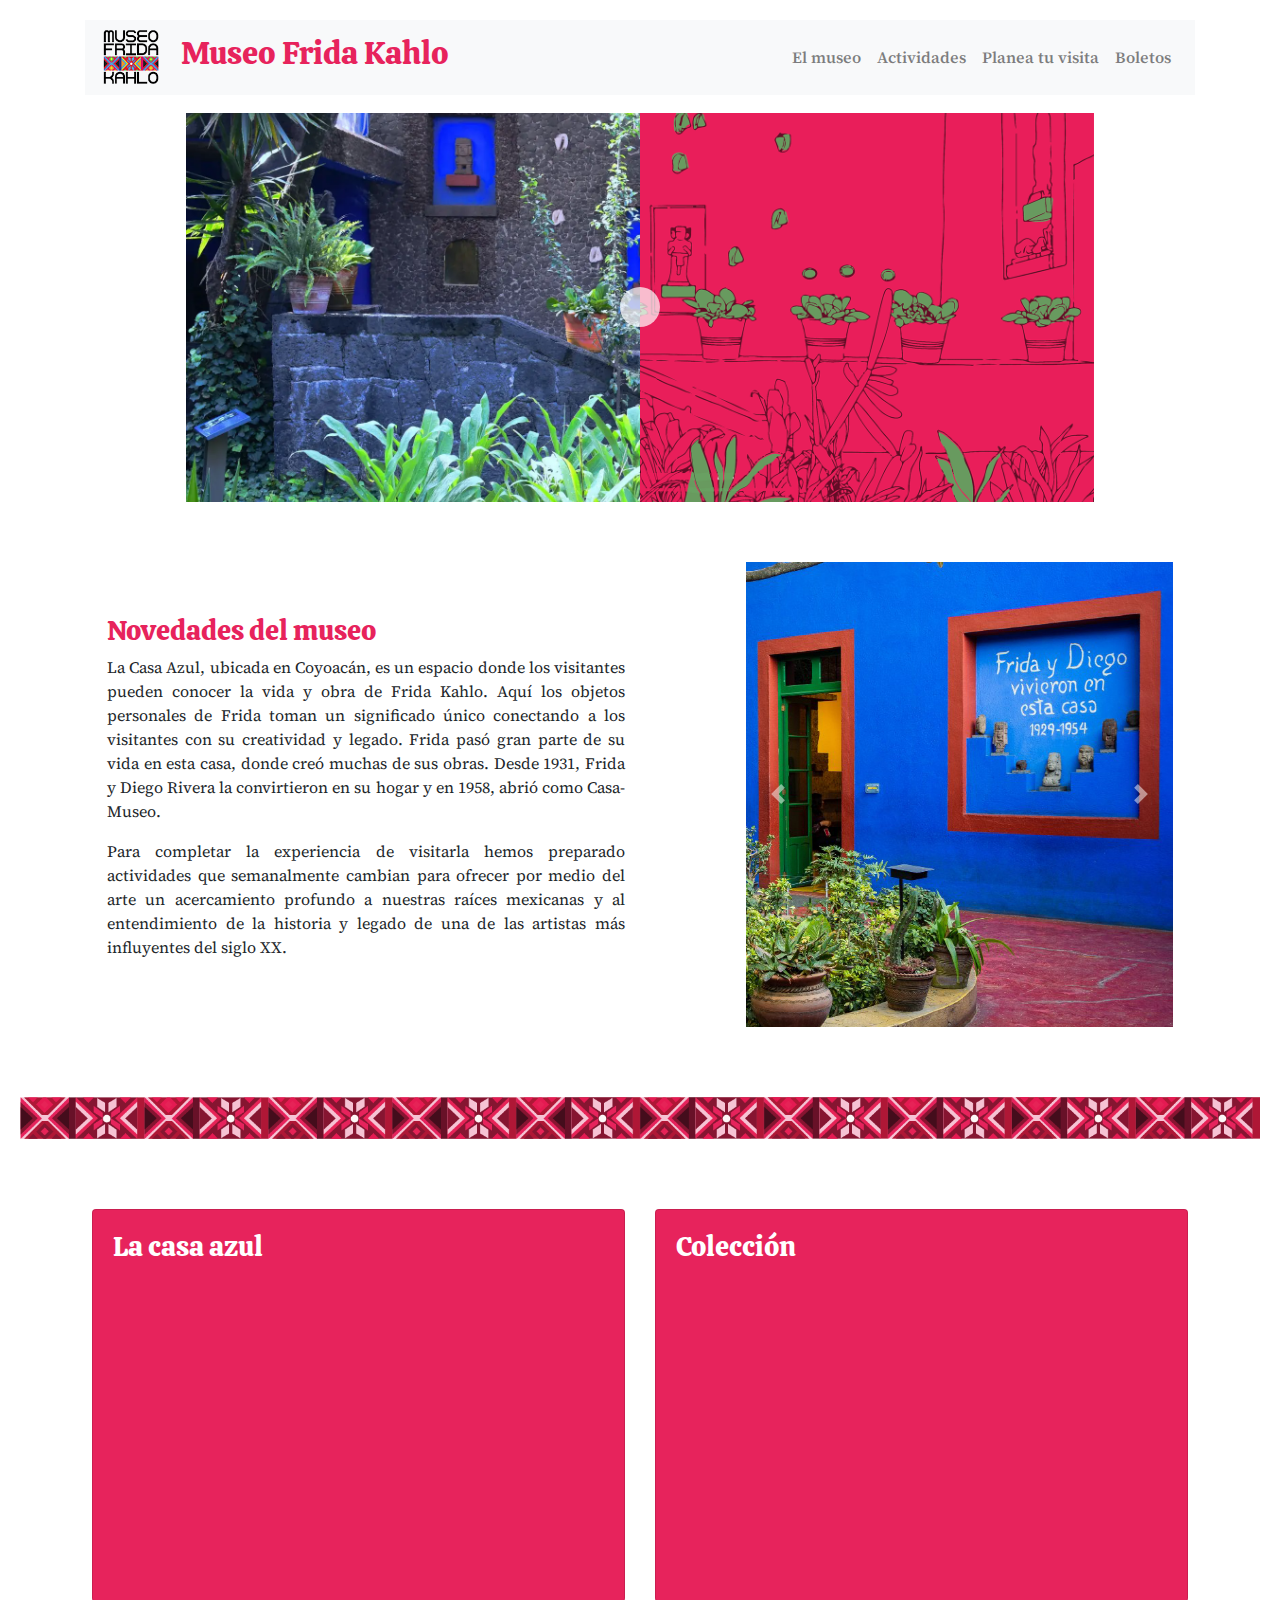
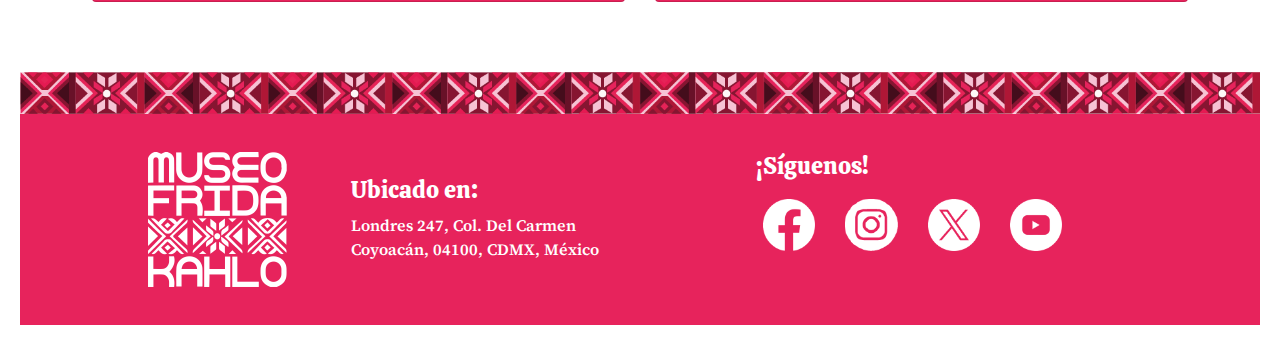
<file: index.html>
<!DOCTYPE html>
<html lang="en">
  <head>
    <meta charset="utf-8">
    <meta http-equiv="X-UA-Compatible" content="IE=edge">
    <meta name="viewport" content="width=device-width, initial-scale=1">
    <title>Museo Frida Kahlo</title>

    <!-- Bootstrap -->
    <link href="css/bootstrap-4.3.1.css" rel="stylesheet">
	<link href="css/estilos.css" rel="stylesheet">
	 <link
    rel="stylesheet"
    href="https://cdnjs.cloudflare.com/ajax/libs/animate.css/4.1.1/animate.min.css"
  />
	<style>
		h1, h2, h3{
			color: #e7235c;
		}
		.card{
		background-color: #e7235c;
		}
		.container-fluid.pie{
	background-color:#e7235c;
		}
	</style>
  </head>
  <body>
       <div class="container">
         <nav class="navbar navbar-expand-lg navbar-light bg-light"> 
			 <a href="index.html"><img class="logo_inicio" src="images/museo-frida-kahlo-logo.png" alt="logotipo del museo"></a>
		   <a class="navbar-brand" href="index.html"><h2 class="animate__animated animate__zoomIn">Museo Frida Kahlo</h2></a>
           <button class="navbar-toggler" type="button" data-toggle="collapse" data-target="#navbarSupportedContent1" aria-controls="navbarSupportedContent1" aria-expanded="false" aria-label="Toggle navigation"> <span class="navbar-toggler-icon"></span> </button>
           <div class="collapse navbar-collapse" id="navbarSupportedContent1">
             <ul class="navbar-nav ml-auto">
               <li class="nav-item"> <a class="nav-link" href="html/museo.html">El museo</a> </li>
			   <li class="nav-item"> <a class="nav-link" href="html/actividades.html">Actividades</a> </li>
			   <li class="nav-item"> <a class="nav-link" href="html/planeatuvisita.html">Planea tu visita</a> </li>
			   <li class="nav-item"> <a class="nav-link" href="html/form.html">Boletos</a> </li>
             </ul>
           </div>
         </nav>
       </div>

	
<div class="container">
  <div class="row justify-content-center">
    <div class="col-12 col-md-10">
      <div class="img-comp-container">
        <div class="img-comp-img">
          <img src="images/8.png" alt="ilustración">
        </div>
        <div class="img-comp-img img-comp-overlay">
          <img src="images/7.webp" alt="fotografía">
        </div>
      </div>
    </div>
  </div>
  <div class="container top mt-4">
    <div class="row align-items-center">
      <!-- Texto -->
      <div class="col-md-6">
         <h3>Novedades del museo</h3>
      <p class="text-justify">
        La Casa Azul, ubicada en Coyoacán, es un espacio donde los visitantes pueden conocer la vida y obra de Frida Kahlo. Aquí los objetos personales de Frida toman un significado único conectando a los visitantes con su creatividad y legado. Frida pasó gran parte de su vida en esta casa, donde creó muchas de sus obras. Desde 1931, Frida y Diego Rivera la convirtieron en su hogar y en 1958, abrió como Casa-Museo.
      </p>
      <p class="text-justify">
        Para completar la experiencia de visitarla hemos preparado actividades que semanalmente cambian para ofrecer por medio del arte un acercamiento profundo a nuestras raíces mexicanas y al entendimiento de la historia y legado de una de las artistas más influyentes del siglo XX.
      </p>
      </div>
      <div class="col-xl-1 col-md-1">&nbsp;</div>
      <!-- Carrusel -->
      <div class="col-md-5">
       <div id="carouselExample" class="carousel slide" data-ride="carousel">
        <div class="carousel-inner">
          <div class="carousel-item active">
            <img src="images/17.jpg" class="d-block w-100" alt="Imagen 1">
          </div>

          <div class="carousel-item">
            <img src="images/16.jpg" class="d-block w-100" alt="Imagen 3">
          </div>
        </div>
        <a class="carousel-control-prev" href="#carouselExample" role="button" data-slide="prev">
          <span class="carousel-control-prev-icon" aria-hidden="true"></span>
          <span class="sr-only">Anterior</span>
        </a>
        <a class="carousel-control-next" href="#carouselExample" role="button" data-slide="next">
          <span class="carousel-control-next-icon" aria-hidden="true"></span>
          <span class="sr-only">Siguiente</span>
        </a>
      </div>
      </div>
    </div>
  </div>
</div> 
		  


<img src="images/pleca rosa.png" class="img-fluid" alt="Placeholder image">
<div class="container videos">
  <div class="row g-4">
    <div class="col-md-6">
      <div class="card justify-content-around">
        <div class="card-body">
          <h3 class="card-title">La casa azul</h3>
        </div>
		<div class="container mb-4">
		<div class="embed-responsive embed-responsive-16by9">
        <iframe class="videocard" width="500" height="281" 
          src="https://www.youtube.com/embed/CjjlKwsjiL0?si=q58-rjxyZgo2mw76" 
          title="YouTube video player" frameborder="0" 
          allow="accelerometer; autoplay; clipboard-write; encrypted-media; gyroscope; picture-in-picture; web-share" 
          referrerpolicy="strict-origin-when-cross-origin" allowfullscreen>
        </iframe>
			</div>
			</div>
      </div>
    </div>


    <div class="col-md-6">
      <div class="card">
        <div class="card-body">
          <h3 class="card-title">Colección</h3>
        </div>
		<div class="container mb-4">
		<div class="embed-responsive embed-responsive-16by9">
			<iframe class="videocard" width="500" height="281" 
			  src="https://www.youtube.com/embed/yhXPPuB4N6g?si=4DNCK2X32UgOcVEI" 
			  title="YouTube video player" frameborder="0" 
			  allow="accelerometer; autoplay; clipboard-write; encrypted-media; gyroscope; picture-in-picture; web-share" 
			  referrerpolicy="strict-origin-when-cross-origin" allowfullscreen>
			</iframe>
		</div>
			</div>
      </div>
    </div>
  </div>
</div>
<img src="images/pleca rosa.png" class="img-fluid" alt="Placeholder image">
<div class="container-fluid pie">
  <div class="row">
    <div class="col-xl-2 col-sm-3 offset-xl-1 col-4"> <a href="index.html"><img src="images/logobn.png" class="img-fluid" alt="Placeholder image"></a></div>
    <div class="col-xl-3 col-sm-3 col-8">&nbsp;
	  <h4>Ubicado en:</h4>
		
		<p class="pietexto" ><a href="https://maps.app.goo.gl/2fi1W3m7MdM9CS2B7">Londres 247, Col. Del Carmen
Coyoacán, 04100, CDMX, México</a></p>
	  </div>
    <div class="col-xl-1 col-sm-1">&nbsp;</div>
    <div class="col-xl-5 col-sm-5">
<h4>¡Síguenos!</h4>
      <div class="row">
        <div class="col-xl-2 col-sm-3 col-3"><a href="https://www.facebook.com/museofridakahlo/?locale=es_LA"><img src="images/face.png" alt="Placeholder image" class="img-fluid"></a></div>
        <div class="col-xl-2 col-sm-3 col-3"><a href="https://www.instagram.com/museofridakahlo?utm_source=ig_web_button_share_sheet&igsh=ZDNlZDc0MzIxNw=="><img src="images/insta.png" class="img-fluid" alt="Placeholder image"></a></div>
        <div class="col-xl-2 col-sm-3 col-3"><a href="https://twitter.com/museofridakahlo?lang=es"><img src="images/x.png" class="img-fluid" alt="Placeholder image"></a></div>
        <div class="col-xl-2 col-sm-3 col-3"><a href="https://youtube.com/@museosfridakahloyanahuacal4492?si=-H5WdJaqghyHV4PI"><img src="images/youtube.png" class="img-fluid" alt="Placeholder image"></a></div>
      </div>
    </div>
  </div>
</div>
<!-- jQuery (necessary for Bootstrap's JavaScript plugins) --> 
    <script src="js/jquery-3.3.1.min.js"></script>

    <!-- Include all compiled plugins (below), or include individual files as needed --> 
    <script src="js/popper.min.js"></script>
  <script src="js/bootstrap-4.3.1.js"></script>
	<script src="js/efectos.js"></script>
  </body>
</html>
</file>
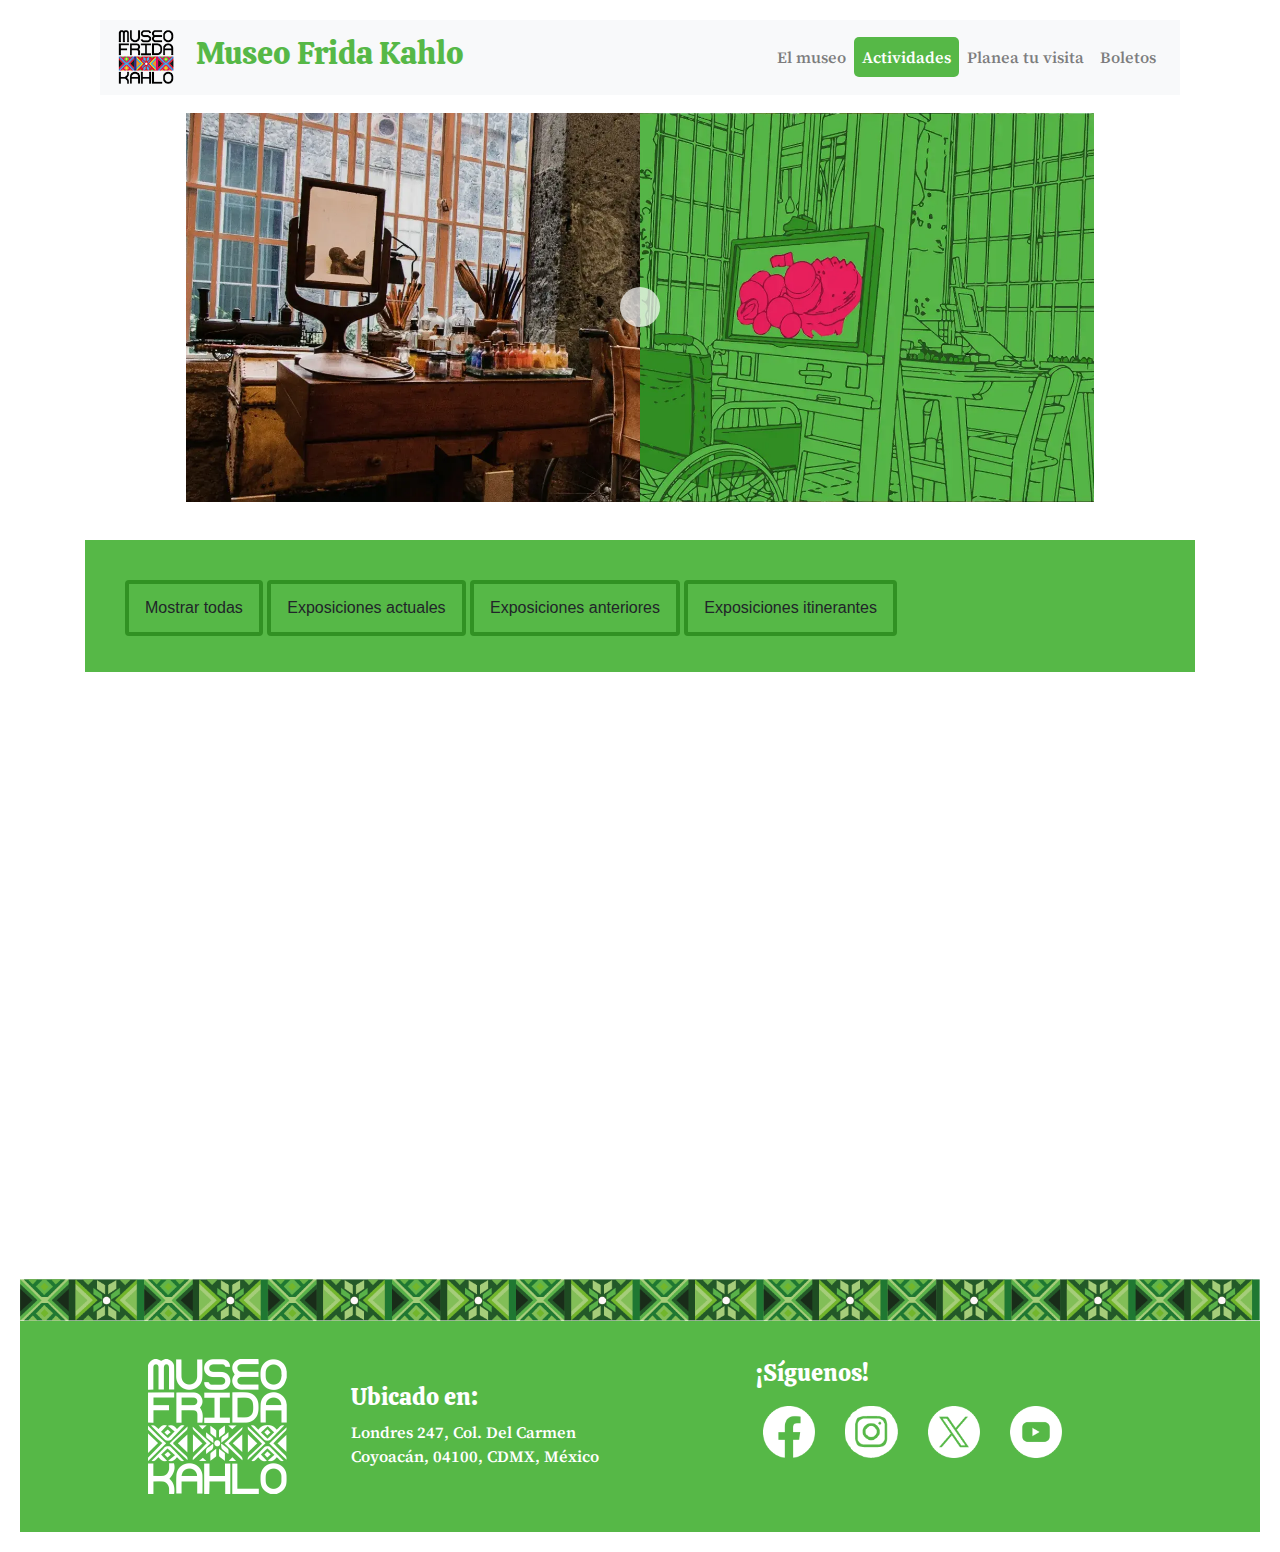
<file: html/actividades.html>
<!DOCTYPE html>
<html lang="en">
  <head>
    <meta charset="utf-8">
    <meta http-equiv="X-UA-Compatible" content="IE=edge">
    <meta name="viewport" content="width=device-width, initial-scale=1">
    <title>Actividades</title>

    <!-- Bootstrap -->
    <link href="../css/bootstrap-4.3.1.css" rel="stylesheet">
	  <link href="../css/estilos.css" rel="stylesheet">
	  <link
    rel="stylesheet"
    href="https://cdnjs.cloudflare.com/ajax/libs/animate.css/4.1.1/animate.min.css"
  />
	<style>
	h1, h2, h3, h5{
			color:#56b847;
		}
		h5{
			margin-top: 10px;
		}
	.nav-item.active{
			background-color: #56b847;
			border-radius: 5px;
			color: white;
		}
		.main{
			background-color: #56b847;
		}
		.container-fluid{
			background-color: #56b847;
		}

	</style>
  </head>
  <body>
    <div class="container">
 <div class="container">
         <nav class="navbar navbar-expand-lg navbar-light bg-light"> 
			 <a href="../index.html"><img class="logo_inicio" src="../images/museo-frida-kahlo-logo.png" alt="logotipo del museo"></a>
		   <a class="navbar-brand" href="../index.html"><h2 class="animate__animated animate__zoomIn">Museo Frida Kahlo</h2></a>
           <button class="navbar-toggler" type="button" data-toggle="collapse" data-target="#navbarSupportedContent1" aria-controls="navbarSupportedContent1" aria-expanded="false" aria-label="Toggle navigation"> <span class="navbar-toggler-icon"></span> </button>
           <div class="collapse navbar-collapse" id="navbarSupportedContent1">
             <ul class="navbar-nav ml-auto">
               <li class="nav-item"> <a class="nav-link" href="museo.html">El museo</a> </li>
			   <li class="nav-item active"> <a class="nav-link museo" href="Actividades.html" style="color: white;">Actividades <span class="sr-only">(current)</span></a> </li>
			   <li class="nav-item"> <a class="nav-link" href="planeatuvisita.html">Planea tu visita</a> </li>
			   <li class="nav-item"> <a class="nav-link" href="form.html">Boletos</a> </li>
             </ul>
           </div>
    </nav>
  </div>
    </div>	  
  <div class="container">	  
   <div class="row justify-content-center">
    <div class="col-12 col-md-10">
      <div class="img-comp-container">
        <div class="img-comp-img">
          <img src="../images/5.webp" alt="ilustración">
        </div>
        <div class="img-comp-img img-comp-overlay">
          <img src="../images/6.webp" alt="fotografía">
        </div>
      </div>
    </div>
  </div>
	  </div>
<div class="w-100"></div>
	 <!--Portafolio con filtro -->
	  
<div class="container">  
<div class="main overflow-auto" style="max-height: 600px;" >


<div id="myBtnContainer">
  <button class="btn" onclick="filterSelection('all')"> Mostrar todas</button>
  <button class="btn" onclick="filterSelection('nature')"> Exposiciones actuales</button>
  <button class="btn" onclick="filterSelection('cars')"> Exposiciones anteriores</button>
  <button class="btn" onclick="filterSelection('people')"> Exposiciones itinerantes</button>
</div>

<!-- Portfolio Gallery Grid -->

<div class="row justify-content-start">
  <div class="column nature col-12 col-md-6 ">
    <div class="content h-100">
      <img src="../images/3.webp" alt="Mountains" style="width:100%">
      <h5>Un lugar lleno de lugares</h5>
      <p class="text-justify">«Un lugar lleno de lugares: la Casa Azul», la nueva exposición del Museo Frida Kahlo, explora el legado artístico y personal de Frida en su emblemático hogar. La exhibición, abierta desde el 28 de julio de 2023, incluye más de 200 obras y objetos personales de Frida, desentrañando el significado único que la Casa Azul tuvo en su vida y creación artística. Esta muestra celebra los 65 años del Museo, un espacio para apreciar a Frida de una manera más apasionante.</p>
    </div>
  </div>
  <div class="column nature col-12 col-md-6 ">
    <div class="content h-100">
    <img src="../images/4.webp" alt="Lights" style="width:100%">
      <h5>La casa azul</h5>
      <p class="text-justify" >Montada a finales de la década de los 60, busca preserva el ambiente y las cosas queridas entre las que vivieron Frida y Diego: pinturas icónicas como Viva la Vida o el primer autorretrato de Frida, la colección de exvotos, fotografías y cuadros de los siglos XVI al XIX que los artistas heredaron, objetos de arte popular, juguetes y utensilios personales, muebles, instrumentos de trabajo, ropa, e incluso la urna donde descansan, en un tocador que hace las veces de altar, las cenizas de la pintora.</p>
    </div>
  </div>

  <div class="column nature col-12 col-md-6 ">
    <div class="content h-100">
    <img src="../images/25.jpg" alt="Nature" style="width:100%">
      <h5>Las apariencias engañan: los vestidos de Frida Kahlo</h5>
      <p class="text-justify" >Esta es la primera muestra que exhibe el guardarropa de la artista, descubierto en el baño de Frida en 2004. Aparecieron faldas, blusas, rebozos, tocados, zapatos, vestimentas que muestran cómo, través de la ropa, la pintora retoma su tradición familiar, oculta su discapacidad y construye su icónica imagen. El estilo de Frida ha inspirado a reconocidos diseñadores internacionales, y ha construido un puente entre la moda del pasado y la del presente.</p>
    </div>
  </div>
  
  <div class="column cars col-12 col-md-6">
    <div class="content">
      <img src="../images/26.jpg" alt="Car" style="width:100%">
      <h5>Cartas para Frida</h5>
	  <p>Curaduría: Betsabeé Romero (2019)</p>
      <p class="text-justify" >Frida vivió tres meses en París con motivo de su participación en la exposición Mexique. Su encuentro con las vanguardias, con los grandes artistas de la época -como Picasso y Dalí-y con una Europa a punto de la guerra es uno de los momentos más apasionantes en la vida de la pintora. Las cartas que mandó y recibió la artista en esa etapa revelan sus amores, enemistades, alianzas e ideas sobre el mundo y el arte.</p>
    </div>
  </div>
  <div class="column cars col-12 col-md-6">
    <div class="content">
    <img src="../images/27.jpg" alt="Car" style="width:100%">
      <h5>Con veras de mi corazón</h5>
      <p>Graciela Romandía de Cantú (2011)</p>
	
		<p class="text-justify" >Frida y Diego conjuntaron casi 500 exvotos, y su colección está considerada como una de las más completas en el país. Esta muestra compartió 138 de esos retablos en los que se agradece la recuperación de la salud, el hallazgo de animales perdidos y el alivio después de accidentes. Su colorido y sabor popular le sirvieron a Frida como modelo e inspiración en algunas de sus obras.</p>
    </div>
  </div>
  <div class="column cars col-12 col-md-6">
    <div class="content">
    <img src="../images/27.jpeg" alt="Car" style="width:100%">
      <h5>Frida Kahlo: sus fotos</h5>
	  <p>Pablo Ortiz Monasterio (2009)</p>
      <p class="text-justify" >Hija de fotógrafo, las imágenes siempre fueron importantes para Frida. Esta exposición seleccionó más de 200 fotografías de las 6 mil 500 que conforman el archivo de la Casa Azul. Agrupadas en seis grandes temas, las imágenes muestran cómo formaron parte importante de las relaciones personales, familiares, sociales e incluso políticas de Frida, y cómo llegaron a ser inspiración para su pintura.</p>
    </div>
  </div>

  <div class="column people col-12 col-md-6">
    <div class="content">
      <img src="../images/28.jpg" alt="Car" style="width:100%">
      <h5>¡Viva la Frida!</h5>
	  <p>Circe Henestrosa, Gannit Ankori y Annemiek Rens (2021-2022)</p>
      <p class="text-justify" >Dos colecciones se reúnen por primera vez en esta muestra: pinturas, dibujos y objetos personales de Frida que resguarda la Casa Azul. A través de ropa, joyas, medicinas y lienzos se cuenta una historia más completa sobre la apasionante pintora mexicana.</p>
    </div>
	  
  </div>
  <div class="column people col-12 col-md-6">
    <div class="content">
    <img src="../images/29.jpg" alt="Car" style="width:100%">
      <h5>Appearances can be devicing</h5>
	  <p>Circe Henestrosa, Gannit Ankori y Hillary Olcott (2020-2021)</p>
      <p class="text-justify" >Esta exposición presenta objetos de la Casa Azul que demuestran la diversidad creativa de Frida. Junto con su obra, estas pertenencias íntimas expresan la relación que tuvo Kahlo con la política, las cuestiones de género, la discapacidad y la identidad nacional.</p>
    </div>
  </div>
  <div class="column people col-12 col-md-6">
    <div class="content">
    <img src="../images/30.jpg" alt="Car" style="width:100%">
      <h5>Making Herself Up</h5>
	  <p>Claire Willcox y Circe Henestrosa (2018)</p>
      <p class="text-justify" >Entre medicinas, corsés, maquillaje, accesorios, joyería, vestuario, obra pictórica y fotografías, Frida construye su identidad visual y logra una imagen icónica.</p>
	  <p class="text-justify" >Con base en Las apariencias engañan actualmente expuesta en la Casa Azul, se han presentado dos versiones en Estados Unidos: una en el Brooklyn Museum de Nueva York, (febrero a mayo, 2019) y en el Museo De Young de San Francisco (septiembre 2020 a mayo 2021).</p>
    </div>
  </div>

<!-- END GRID -->
</div>

<!-- END MAIN -->
</div>
</div>
	  
<div class="w-100"></div>	  
<!--Calendario-->
<div class="container">
<iframe src="https://calendar.google.com/calendar/embed?src=a6113480a7342068078de9af2cb0c7e1a12105f9961f7ddb244931f1ff24fb9f%40group.calendar.google.com&ctz=America%2FMexico_City" style="border: 0" width="800" height="600" frameborder="0" scrolling="no"></iframe>	  
</div>
<img src="../images/pleca_1.png" class="img-fluid" alt="Placeholder image">
<div class="container-fluid pie">
<div class="row">
    <div class="col-xl-2 col-sm-3 offset-xl-1 col-3"> <a href="../index.html"><img src="../images/logobn.png" class="img-fluid" alt="Placeholder image"></a></div>
    <div class="col-xl-3 col-sm-3 col-9">&nbsp;
	  <h4>Ubicado en:</h4>
		
		<p class="pietexto" ><a href="https://maps.app.goo.gl/2fi1W3m7MdM9CS2B7">Londres 247, Col. Del Carmen
Coyoacán, 04100, CDMX, México</a></p>
    </div>
    <div class="col-xl-1 col-sm-1">&nbsp;</div>
    <div class="col-xl-5 col-sm-5">
<h4>¡Síguenos!</h4>
      <div class="row">
        <div class="col-xl-2 col-sm-3 col-3"><a href="https://www.facebook.com/museofridakahlo/?locale=es_LA"><img src="../images/face.png" alt="Placeholder image" class="img-fluid"></a></div>
        <div class="col-xl-2 col-sm-3 col-3"><a href="https://www.instagram.com/museofridakahlo?utm_source=ig_web_button_share_sheet&igsh=ZDNlZDc0MzIxNw=="><img src="../images/insta.png" class="img-fluid" alt="Placeholder image"></a></div>
        <div class="col-xl-2 col-sm-3 col-3"><a href="https://twitter.com/museofridakahlo?lang=es"><img src="../images/x.png" class="img-fluid" alt="Placeholder image"></a></div>
        <div class="col-xl-2 col-sm-3 col-3"><a href="https://youtube.com/@museosfridakahloyanahuacal4492?si=-H5WdJaqghyHV4PI"><img src="../images/youtube.png" class="img-fluid" alt="Placeholder image"></a></div>
      </div>
    </div>
  </div>	  
</div>
    
<!-- jQuery (necessary for Bootstrap's JavaScript plugins) --> 
    <script src="../js/jquery-3.3.1.min.js"></script>

    <!-- Include all compiled plugins (below), or include individual files as needed --> 
    <script src="../js/popper.min.js"></script>
    <script src="../js/bootstrap-4.3.1.js"></script>
	<script src="../js/efectos.js"></script>
  </body>
</html>
</file>
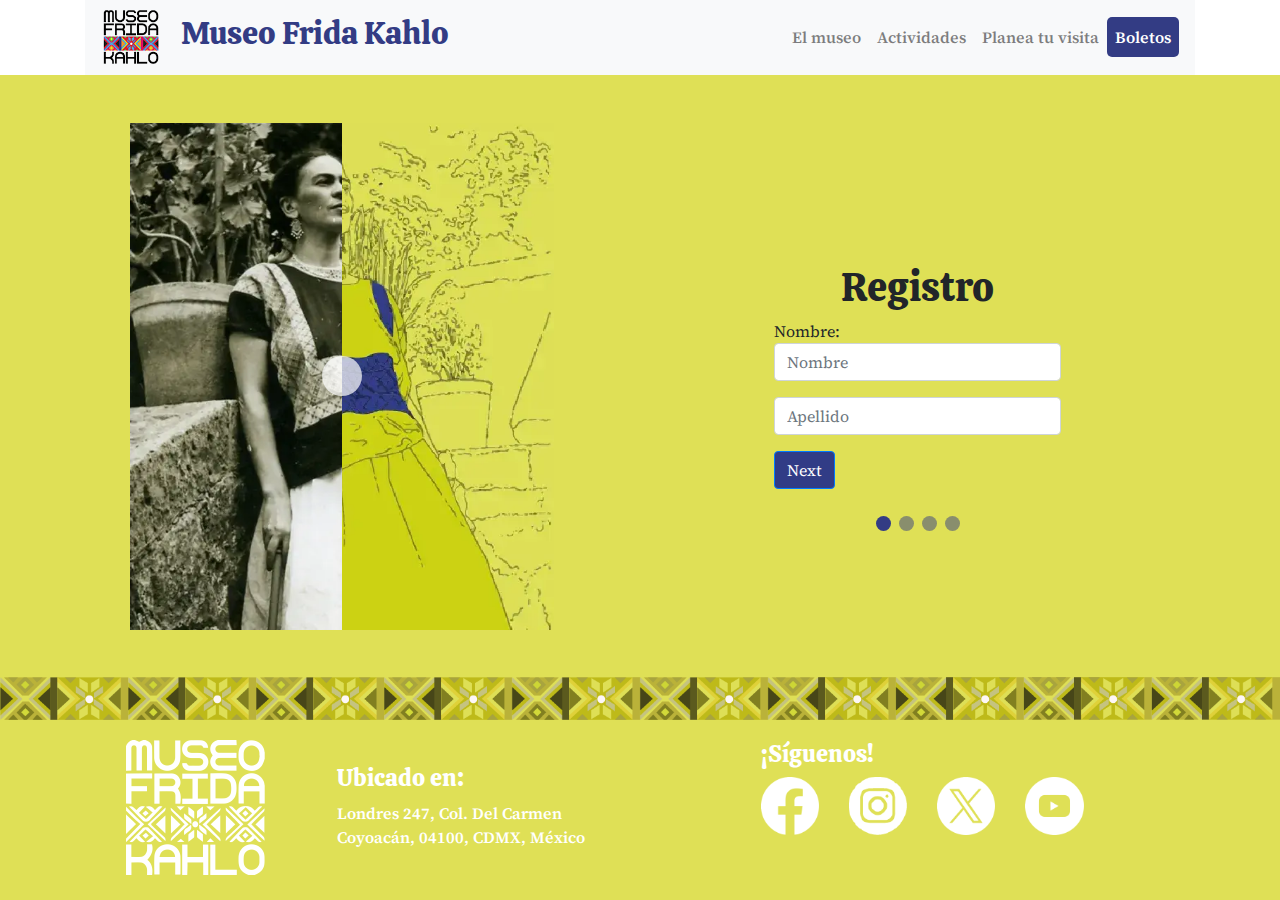
<file: html/form.html>
<!DOCTYPE html>
<html lang="en">
  <head>
    <meta charset="utf-8">
    <meta http-equiv="X-UA-Compatible" content="IE=edge">
    <meta name="viewport" content="width=device-width, initial-scale=1">
    <title class="tit">Registro</title>
    <!-- Bootstrap -->
    <!-- <link href="https://cdn.jsdelivr.net/npm/bootstrap@5.3.2/dist/css/bootstrap.min.css" rel="stylesheet"> -->
    <link href="../css/bootstrap-4.3.1.css" rel="stylesheet" type="text/css">
    <link href="../css/styles.css" rel="stylesheet">
	<link
    rel="stylesheet"
    href="https://cdnjs.cloudflare.com/ajax/libs/animate.css/4.1.1/animate.min.css"
  />
	  <style>
	.container-fluid.barranav{
	    background-color: white;
	 }
	.logo_inicio{
		width: 60px;
		margin-right: 20px;
	}
	h2{
	    color:  #333C84;
	}
	.nav-item.active{
		background-color: #333C84;
		border-radius: 5px;
		color: white;
	}
		  a{
			  color:white
		  }
		  a:hover{
			  color:white;
		  }
	  </style>
</head>
  <body>
	  <div class="container-fluid barranav">
       <div class="container">
         <nav class="navbar navbar-expand-lg navbar-light bg-light"> 
			 <a href="../index.html"><img class="logo_inicio" src="../images/museo-frida-kahlo-logo.png" alt="logotipo del museo"></a>
		   <a class="navbar-brand" href="../index.html"><h2 class="animate__animated animate__zoomIn">Museo Frida Kahlo</h2></a>
           <button class="navbar-toggler" type="button" data-toggle="collapse" data-target="#navbarSupportedContent1" aria-controls="navbarSupportedContent1" aria-expanded="false" aria-label="Toggle navigation"> <span class="navbar-toggler-icon"></span> </button>
           <div class="collapse navbar-collapse justify-content-end" id="navbarSupportedContent1">
             <ul class="navbar-nav ml-auto">
               <li class="nav-item"> <a class="nav-link" href="museo.html">El museo</a> </li>
			   <li class="nav-item"> <a class="nav-link" href="actividades.html">Actividades</a> </li>
			   <li class="nav-item"> <a class="nav-link" href="planeatuvisita.html">Planea tu visita</a> </li>
			   <li class="nav-item active"> <a class="nav-link museo" href="form.html" style="color: white;"> Boletos <span class="sr-only"></span></a> </li>
             </ul>
           </div>
         </nav>
       </div>
	 </div>
  <div class="container">
    <div class="container mt-5">
      <div class="row">
        <!-- Columna izquierda: Imágenes -->
        <div class="col-md-6">
          <section class="seccion_1">
			<div class="container">
			  <div class="img-comp-container">
				<div class="img-comp-img col-xl-11">
				  <img src="../images/15.webp.png" alt="ilustración" />
				</div>
				<div class="img-comp-img img-comp-overlay col-xl-11">
				  <img src="../images/14.webp.png" alt="fotografía" />
				</div>
			  </div>
			</div>
		  </section>  
        </div>
		  

        <!-- Columna derecha: Formulario -->
        <div class="col-md-6">
          <form id="regForm" action="">
            <h1 class="text-center">Registro</h1>

            <!-- Paso 1 -->
            <div class="tab">Nombre:
              <p><input class="form-control mb-2" placeholder="Nombre" oninput="this.className = ''"></p>
              <p><input class="form-control mb-2" placeholder="Apellido" oninput="this.className = ''"></p>
            </div>

            <!-- Paso 2 -->
            <div class="tab">Información de contacto:
              <p><input class="form-control mb-2" placeholder="Correo electrónico" oninput="this.className = ''"></p>
              <p><input class="form-control mb-2" placeholder="Teléfono" oninput="this.className = ''"></p>
            </div>

            <!-- Paso 4 -->
            <div class="tab">Inicio de sesión:
              <p><input class="form-control mb-2" placeholder="Nombre de usuario" oninput="this.className = ''"></p>
              <p><input class="form-control mb-2" placeholder="Contraseña" oninput="this.className = ''"></p>
            </div>

            <!-- Botones de navegación -->
            <div class="d-flex justify-content-between mt-3">
              <button type="button" id="prevBtn" class="btn btn-secondary" onclick="nextPrev(-1)">Anterior</button>
              <button type="button" id="nextBtn" class="btn btn-primary" onclick="nextPrev(1)">Siguiente</button>
            </div>

            <!-- Indicadores de pasos -->
            <div class="text-center mt-4">
              <span class="step"></span>
              <span class="step"></span>
              <span class="step"></span>
              <span class="step"></span>
            </div>
          </form>
        </div>
      </div>
    </div>
    </div> 

<img src="../images/plecaverde.png" class="img-fluid pleca" alt="Placeholder image">
<div class="container-fluid pie">
  <div class="row">
    <div class="col-xl-2 col-sm-3 offset-xl-1 col-3"> <a href="../index.html"><img src="../images/logobn.png" class="img-fluid" alt="Placeholder image"></a></div>
    <div class="col-xl-3 col-sm-3 col-9">&nbsp;
	  <h4>Ubicado en:</h4>
		
		<p class="pietexto" ><a href="https://maps.app.goo.gl/2fi1W3m7MdM9CS2B7">Londres 247, Col. Del Carmen
Coyoacán, 04100, CDMX, México</a></p>
    </div>
    <div class="col-xl-1 col-sm-1">&nbsp;</div>
    <div class="col-xl-5 col-sm-5">
<h4>¡Síguenos!</h4>
      <div class="row">
        <div class="col-xl-2 col-sm-3 col-3"><a href="https://www.facebook.com/museofridakahlo/?locale=es_LA"><img src="../images/face.png" alt="Placeholder image" class="img-fluid"></a></div>
        <div class="col-xl-2 col-sm-3 col-3"><a href="https://www.instagram.com/museofridakahlo?utm_source=ig_web_button_share_sheet&igsh=ZDNlZDc0MzIxNw=="><img src="../images/insta.png" class="img-fluid" alt="Placeholder image"></a></div>
        <div class="col-xl-2 col-sm-3 col-3"><a href="https://twitter.com/museofridakahlo?lang=es"><img src="../images/x.png" class="img-fluid" alt="Placeholder image"></a></div>
        <div class="col-xl-2 col-sm-3 col-3"><a href="https://youtube.com/@museosfridakahloyanahuacal4492?si=-H5WdJaqghyHV4PI"><img src="../images/youtube.png" class="img-fluid" alt="Placeholder image"></a></div>
      </div>
    </div>
  </div>
</div>

    <!-- Scripts -->
    <script src="https://cdn.jsdelivr.net/npm/bootstrap@5.3.2/dist/js/bootstrap.bundle.min.js"></script>
	<script src="../js/slider.js"></script>
  </body>
</html>
</file>
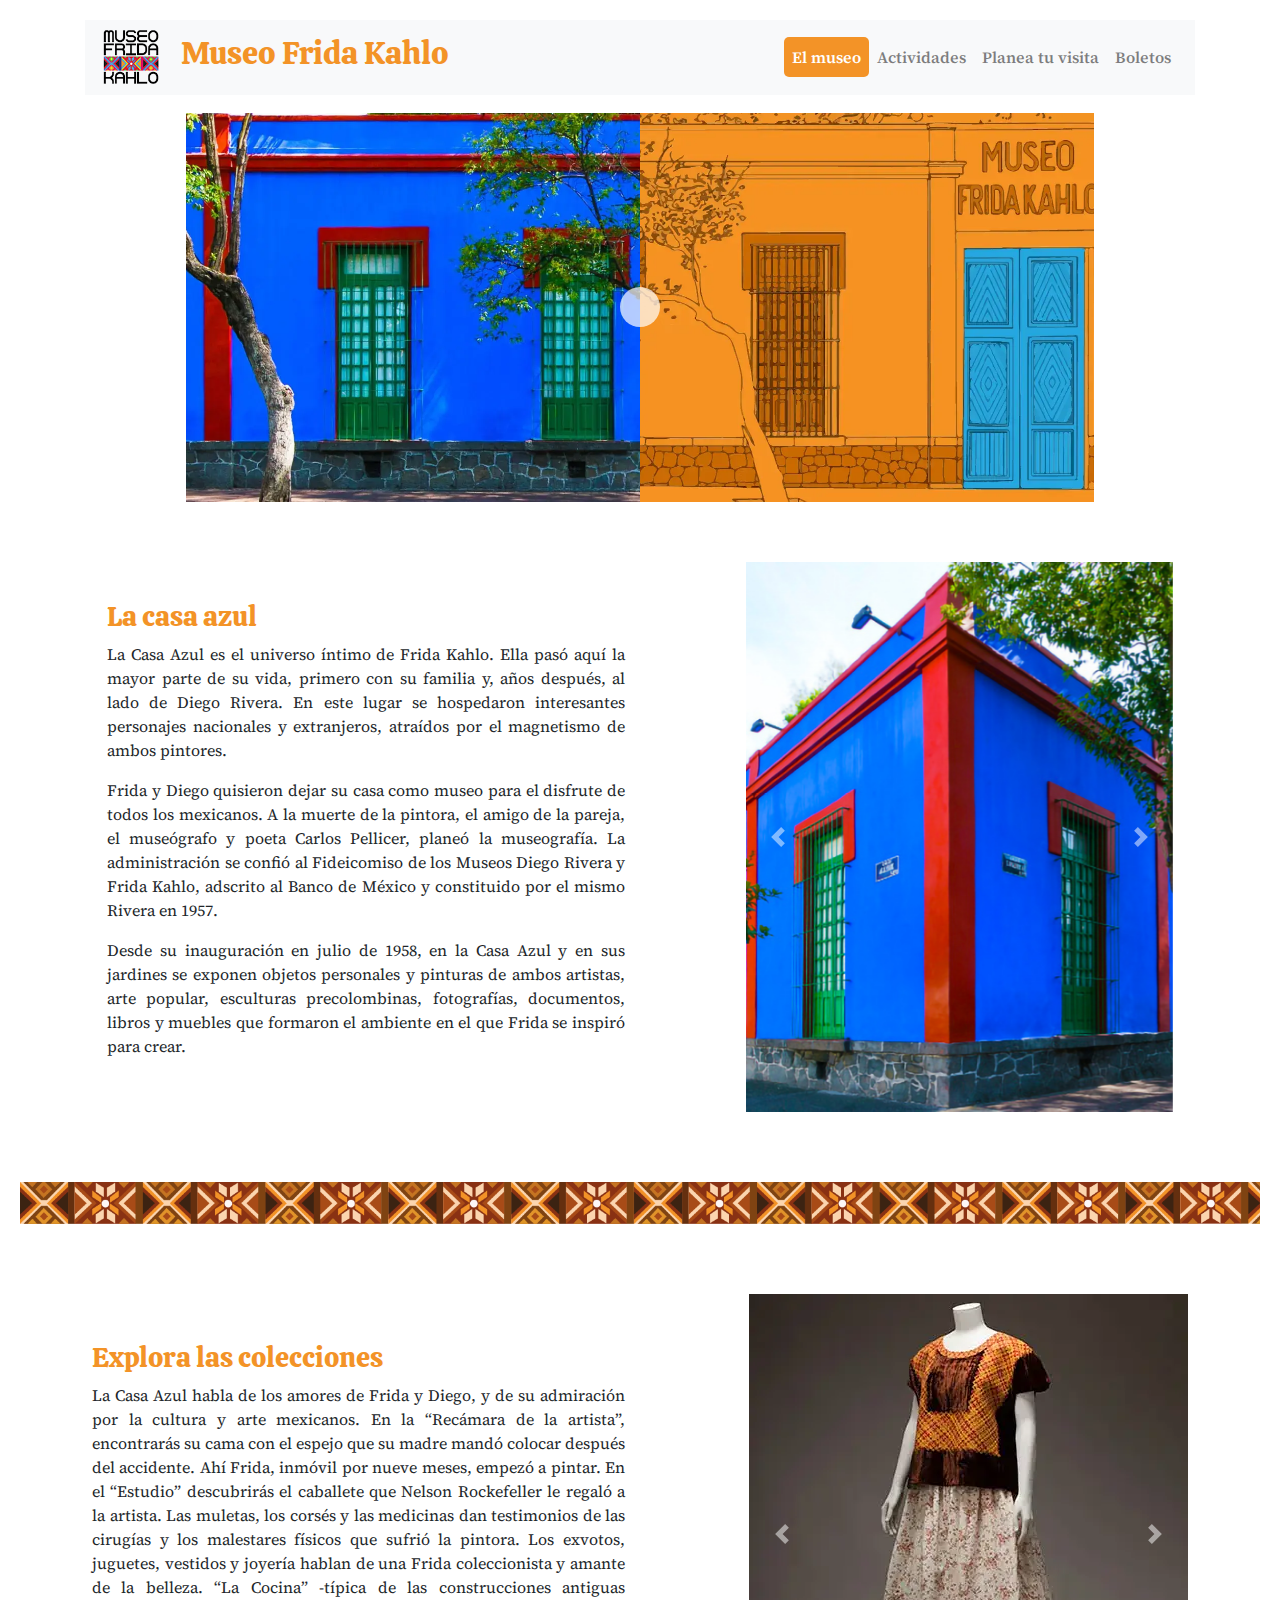
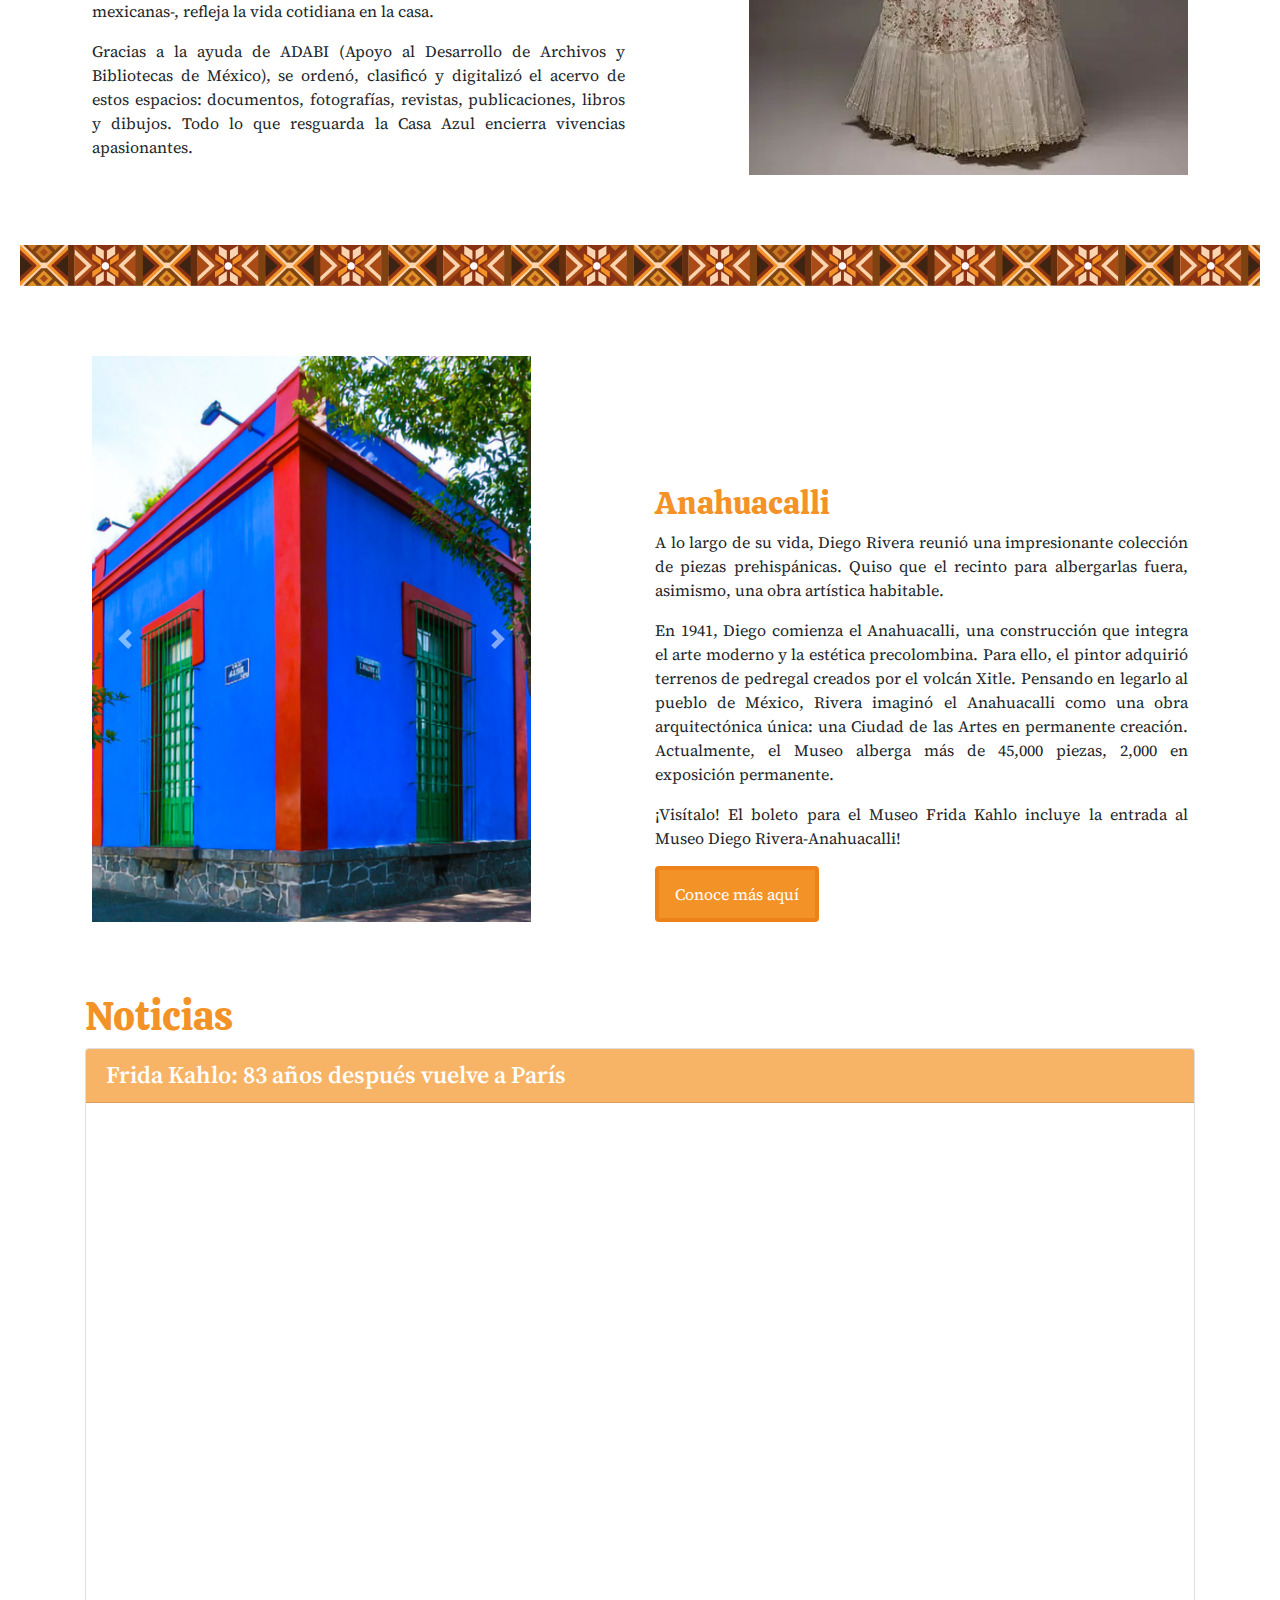
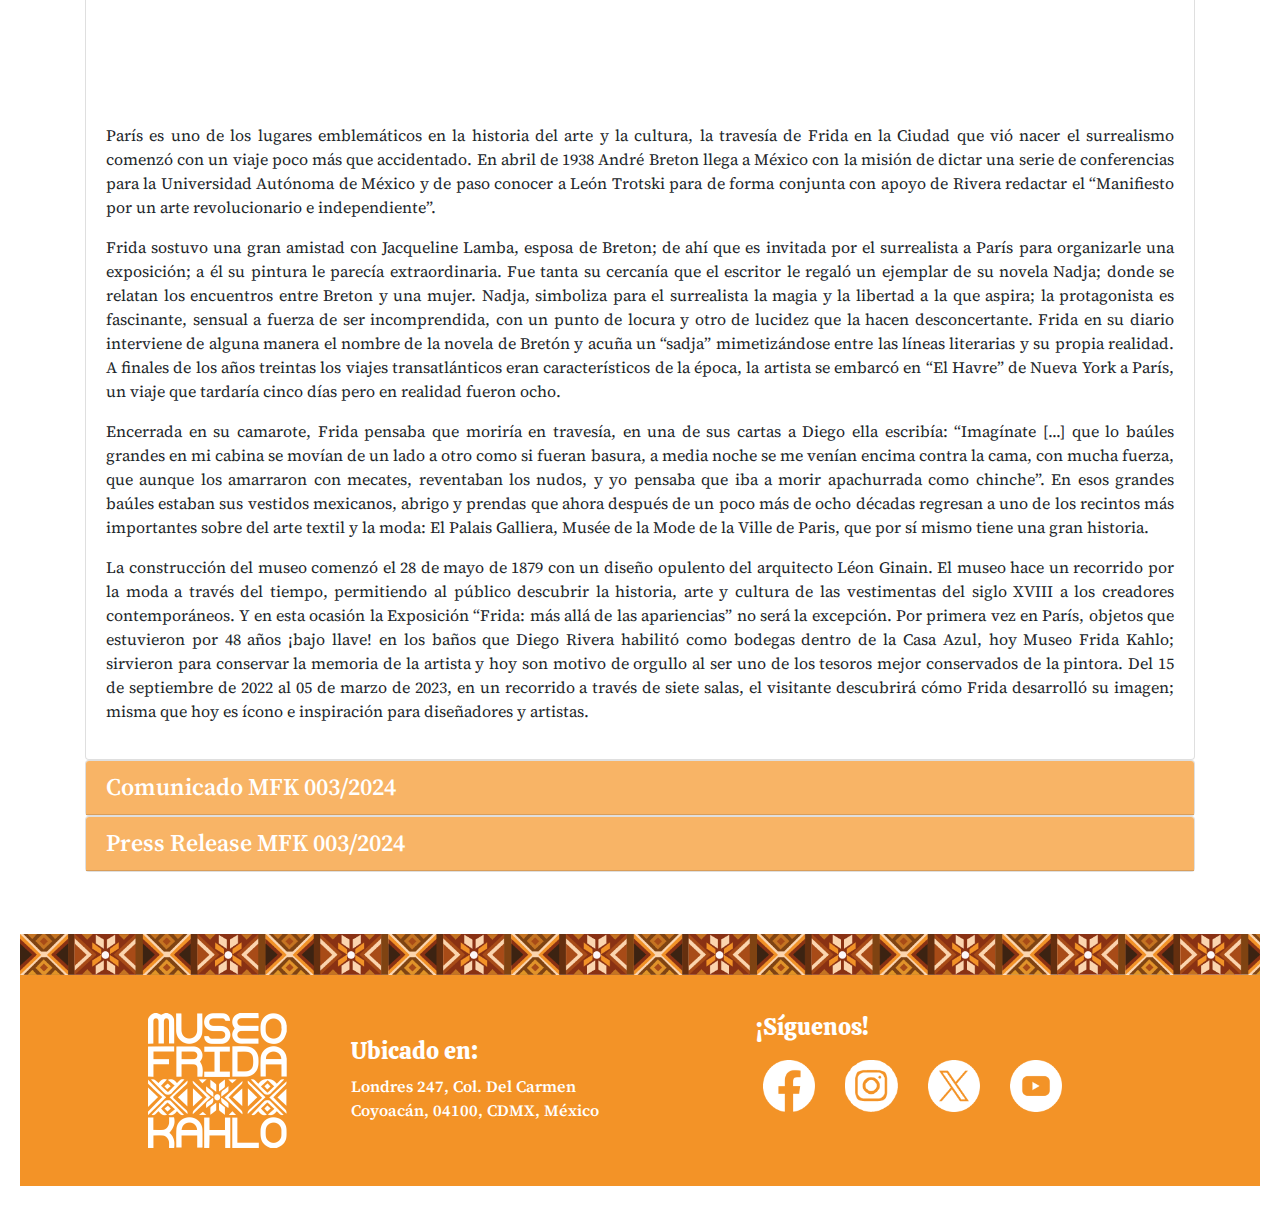
<file: html/museo.html>
<!DOCTYPE html>
<html lang="en">
  <head>
    <meta charset="utf-8">
    <meta http-equiv="X-UA-Compatible" content="IE=edge">
    <meta name="viewport" content="width=device-width, initial-scale=1">
    <title>El Museo</title>

    <!-- Bootstrap -->
    <link href="../css/bootstrap-4.3.1.css" rel="stylesheet">
	<link href="../css/estilos.css" rel="stylesheet">
	  <link
    rel="stylesheet"
    href="https://cdnjs.cloudflare.com/ajax/libs/animate.css/4.1.1/animate.min.css"
  />
	<style>
		h1, h2, h3{
			color:#f39327;
		}
		.card-header{
		background-color: #f8b466;
		}.card-header:hover{
			background-color: #f39327;
		}
		h4 a{
		color: white;
		}
		h4 a:hover{
			color: white;
			opacity: 80%;
		}
		h5{
			font-family: "Source Serif 4", serif;
  			font-optical-sizing: auto;
  			font-weight: 700;
  			font-style: normal;
			color: #f39327;
			text-align: right;
		}
		.container-fluid.pie{
	background-color: #f39327;
		}
		.container.acordeon{
			margin-bottom: 62px;
		}
		.nav-item.active{
			background-color: #f39327;
			border-radius: 5px;
			color: white;
		}
		.btn.btn-primary.nar{
			background-color: #f39327;
			border-color: #ED8219;
		}
		iframe{
			float: left;
			margin-right: 20px;
		}
	</style>
  </head>
  <body>
    <div class="container">
      <nav class="navbar navbar-expand-lg navbar-light bg-light"> 
		  <a href="../index.html"><img class="logo_inicio" src="../images/museo-frida-kahlo-logo.png" alt="logotipo del museo"></a>
	    <a class="navbar-brand" href="../index.html"> <h2 class="animate__animated animate__zoomIn">Museo Frida Kahlo</h2> </a>
        <button class="navbar-toggler" type="button" data-toggle="collapse" data-target="#navbarSupportedContent1" aria-controls="navbarSupportedContent1" aria-expanded="false" aria-label="Toggle navigation"> <span class="navbar-toggler-icon"></span> </button>
        <div class="collapse navbar-collapse" id="navbarSupportedContent1">
          <ul class="navbar-nav ml-auto">
            <li class="nav-item active"> <a class="nav-link museo" href="museo.html" style="color: white;"> El museo <span class="sr-only">(current)</span></a> </li>
            <li class="nav-item"> <a class="nav-link" href="actividades.html">Actividades</a> </li>
			<li class="nav-item"> <a class="nav-link" href="planeatuvisita.html">Planea tu visita</a> </li>
			<li class="nav-item"> <a class="nav-link" href="form.html">Boletos</a> </li>
		  </ul>
        </div>
      </nav>
    </div>

	  
<div class="container">
  <div class="row justify-content-center">
    <div class="col-12 col-md-10">
      <div class="img-comp-container">
        <div class="img-comp-img">
          <img src="../images/9.webp" alt="ilustración">
        </div>
        <div class="img-comp-img img-comp-overlay">
          <img src="../images/10.webp" alt="fotografía">
        </div>
      </div>
    </div>
  </div>
  <div class="container top mt-4">
    <div class="row align-items-center">
      <!-- Texto -->
      <div class="col-md-6">
         <h3>La casa azul</h3>
		  <p class="text-justify">La Casa Azul es el universo íntimo de Frida Kahlo. Ella pasó aquí la mayor parte de su vida, primero con su familia y, años después, al lado de Diego Rivera. En este lugar se hospedaron interesantes personajes nacionales y extranjeros, atraídos por el magnetismo de ambos pintores.</p>
      	  <p class="text-justify">Frida y Diego quisieron dejar su casa como museo para el disfrute de todos los mexicanos. A la muerte de la pintora, el amigo de la pareja, el museógrafo y poeta Carlos Pellicer, planeó la museografía. La administración se confió al Fideicomiso de los Museos Diego Rivera y Frida Kahlo, adscrito al Banco de México y constituido por el mismo Rivera en 1957.</p>
	  	  <p class="text-justify">Desde su inauguración en julio de 1958, en la Casa Azul y en sus jardines se exponen objetos personales y pinturas de ambos artistas, arte popular, esculturas precolombinas, fotografías, documentos, libros y muebles que formaron el ambiente en el que Frida se inspiró para crear. </p>
      </div>
      <div class="col-xl-1 col-md-1">&nbsp;</div>
      <!-- Carrusel -->
      <div class="col-md-5">
       <div id="carouselExample" class="carousel slide" data-ride="carousel">
        <div class="carousel-inner">
          <div class="carousel-item active">
            <img src="../images/19.jpg" class="d-block w-100" alt="Imagen 1">
          </div>
          <div class="carousel-item">
            <img src="../images/20.jpg" class="d-block w-100" alt="Imagen 2">
          </div>
        </div>
        <a class="carousel-control-prev" href="#carouselExample" role="button" data-slide="prev">
          <span class="carousel-control-prev-icon" aria-hidden="true"></span>
          <span class="sr-only">Anterior</span>
        </a>
        <a class="carousel-control-next" href="#carouselExample" role="button" data-slide="next">
          <span class="carousel-control-next-icon" aria-hidden="true"></span>
          <span class="sr-only">Siguiente</span>
        </a>
      </div>
      </div>
    </div>
  </div>
</div> 	  
	  

	  
<img src="../images/plecanaranja.png" class="img-fluid" alt="Placeholder image">
	  
<div class="container izq">
  <div class="row align-items-end">
    <!-- Texto: 6 columnas -->
    <div class="col-md-6 text-justify">
      <h3>Explora las colecciones</h3>
      <p>La Casa Azul habla de los amores de Frida y Diego, y de su admiración por la cultura y arte mexicanos. En la “Recámara de la artista”, encontrarás su cama con el espejo que su madre mandó colocar después del accidente. Ahí Frida, inmóvil por nueve meses, empezó a pintar. En el “Estudio” descubrirás el caballete que Nelson Rockefeller le regaló a la artista. Las muletas, los corsés y las medicinas dan testimonios de las cirugías y los malestares físicos que sufrió la pintora. Los exvotos, juguetes, vestidos y joyería hablan de una Frida coleccionista y amante de la belleza. “La Cocina” -típica de las construcciones antiguas mexicanas-, refleja la vida cotidiana en la casa.</p>
	  <p>Gracias a la ayuda de ADABI (Apoyo al Desarrollo de Archivos y Bibliotecas de México), se ordenó, clasificó y digitalizó el acervo de estos espacios: documentos, fotografías, revistas, publicaciones, libros y dibujos. Todo lo que resguarda la Casa Azul encierra vivencias apasionantes.</p>
    </div>

    <!-- Espacio vacío: 1 columna -->
    <div class="col-md-1"></div>

    <!-- Carrusel: 5 columnas -->
    <div class="col-md-5">
      <div id="imgcarrusel"  class="carousel slide" data-ride="carousel">
        <div class="carousel-inner">
          <div class="carousel-item active">
            <img src="../images/1.webp" class="d-block w-100" alt="Imagen 1">
          </div>
          <div class="carousel-item">
            <img src="../images/21.jpg" class="d-block w-100" alt="Imagen 2">
          </div>
        </div>
        <a class="carousel-control-prev" href="#imgcarrusel" role="button" data-slide="prev">
          <span class="carousel-control-prev-icon" aria-hidden="true"></span>
          <span class="sr-only">Anterior</span>
        </a>
        <a class="carousel-control-next" href="#imgcarrusel" role="button" data-slide="next">
          <span class="carousel-control-next-icon" aria-hidden="true"></span>
          <span class="sr-only">Siguiente</span>
        </a>
      </div>
    </div>
  </div>
	
</div>
    
<img src="../images/plecanaranja.png" class="img-fluid" alt="Placeholder image">

<div class="container der">
  <div class="row align-items-end">
    <!-- Carrusel: 5 columnas -->
    <div class="col-md-5">
      <div id="carrusel2" class="carousel slide" data-ride="carousel">
        <div class="carousel-inner">
          <div class="carousel-item active">
            <img src="../images/19.jpg" class="d-block w-100" alt="Imagen 1">
          </div>
          <div class="carousel-item">
            <img src="../images/20.jpg" class="d-block w-100" alt="Imagen 2">
          </div>
        </div>
        <a class="carousel-control-prev" href="#carrusel2" role="button" data-slide="prev">
          <span class="carousel-control-prev-icon" aria-hidden="true"></span>
          <span class="sr-only">Anterior</span>
        </a>
        <a class="carousel-control-next" href="#carrusel2" role="button" data-slide="next">
          <span class="carousel-control-next-icon" aria-hidden="true"></span>
          <span class="sr-only">Siguiente</span>
        </a>
      </div>
    </div>

    <div class="col-md-1"></div>

    <div class="col-md-6 text-justify">
      <h2>Anahuacalli</h2>
      <p>A lo largo de su vida, Diego Rivera reunió una impresionante colección de piezas prehispánicas. Quiso que el recinto para albergarlas fuera, asimismo, una obra artística habitable.</p>
	  <p>En 1941, Diego comienza el Anahuacalli, una construcción que integra el arte moderno y la estética precolombina. Para ello, el pintor adquirió terrenos de pedregal creados por el volcán Xitle. Pensando en legarlo al pueblo de México, Rivera imaginó el Anahuacalli como una obra arquitectónica única: una Ciudad de las Artes en permanente creación. Actualmente, el Museo alberga más de 45,000 piezas, 2,000 en exposición permanente.</p>
	  <p>¡Visítalo! El boleto para el Museo Frida Kahlo incluye la entrada al Museo Diego Rivera-Anahuacalli!</p>
      <a href="https://museoanahuacalli.org.mx/"> <button type="button" class="btn btn-primary nar">Conoce más aquí</button></a>
    </div>
  </div>
</div>
<div class="container acordeon">
  <h1>Noticias</h1>
  <div id="accordion1" role="tablist">
    <div class="card">
      <div class="card-header" role="tab" id="headingOne1">
        <h4 class="mb-0"> <a data-toggle="collapse" href="#collapseOne1" role="button" aria-expanded="true" aria-controls="collapseOne1"> Frida Kahlo: 83 años después vuelve a París </a> </h4>
      </div>
      <div id="collapseOne1" class="collapse show" role="tabpanel" aria-labelledby="headingOne1" data-parent="#accordion1">
        <div class="card-body text-justify">
			<iframe width="460" height="259" src="https://www.youtube.com/embed/93iyvB7e20I?si=_BaWzUuwLTnzDCEP" title="YouTube video player" frameborder="0" allow="accelerometer; autoplay; clipboard-write; encrypted-media; gyroscope; picture-in-picture; web-share" referrerpolicy="strict-origin-when-cross-origin" allowfullscreen></iframe>
			<p>París es uno de los lugares emblemáticos en la historia del arte y la cultura, la travesía de Frida en la Ciudad que vió nacer el surrealismo comenzó con un viaje poco más que accidentado. En abril de 1938 André Breton llega a México con la misión de dictar una serie de conferencias para la Universidad Autónoma de México y de paso conocer a León Trotski para de forma conjunta con apoyo de Rivera redactar el “Manifiesto por un arte revolucionario e independiente”.</p>
			<p>Frida sostuvo una gran amistad con Jacqueline Lamba, esposa de Breton;  de ahí que es invitada por el surrealista a París para organizarle una exposición; a él su pintura le parecía extraordinaria. Fue tanta su cercanía que el escritor le regaló un ejemplar de su novela Nadja; donde se relatan los encuentros entre Breton y una mujer. Nadja, simboliza para el surrealista la magia y la libertad a la que aspira; la protagonista es fascinante, sensual a fuerza de ser incomprendida, con un punto de locura y otro de lucidez que la hacen desconcertante.   Frida en su diario interviene de alguna manera el nombre de la novela de Bretón y acuña un “sadja” mimetizándose entre las líneas literarias y su propia realidad.  A finales de los años treintas los viajes transatlánticos eran característicos de la época, la artista se embarcó en “El Havre” de Nueva York a París, un viaje que tardaría cinco días pero en realidad fueron ocho. </p>
			<p>Encerrada en su camarote, Frida pensaba que moriría en travesía, en una de sus cartas a Diego ella escribía: “Imagínate [...] que lo baúles grandes en mi cabina se movían de un lado a otro como si fueran basura, a media noche se me venían encima contra la cama, con mucha fuerza, que aunque los amarraron con mecates, reventaban los nudos, y yo pensaba que iba a morir apachurrada como chinche”.   En esos grandes baúles estaban sus vestidos mexicanos, abrigo y prendas que ahora después de un poco más de ocho décadas regresan a uno de los recintos más importantes sobre del arte textil y la moda: El Palais Galliera, Musée de la Mode de la Ville de Paris, que por sí mismo tiene una gran historia.</p>
			<p>La construcción del museo comenzó el 28 de mayo de 1879 con un diseño opulento del arquitecto Léon Ginain. El museo hace un recorrido por la moda a través del tiempo, permitiendo al público descubrir la historia, arte y cultura de las vestimentas del siglo XVIII a los creadores contemporáneos. Y en esta ocasión la Exposición “Frida: más allá de las apariencias” no será la excepción.   Por primera vez en París, objetos que estuvieron por 48 años ¡bajo llave! en los baños que Diego Rivera habilitó como bodegas dentro de la Casa Azul, hoy Museo Frida Kahlo; sirvieron para conservar la memoria de la artista y hoy son motivo de orgullo al ser uno de los tesoros mejor conservados de la pintora.   Del 15 de septiembre de 2022 al 05 de marzo de 2023, en un recorrido a través de siete salas, el visitante descubrirá cómo Frida desarrolló su imagen; misma que hoy es ícono e inspiración para diseñadores y artistas.</p>
		</div>
      </div>
    </div>
    <div class="card">
      <div class="card-header" role="tab" id="headingTwo1">
        <h4 class="mb-0"> <a class="collapsed" data-toggle="collapse" href="#collapseTwo1" role="button" aria-expanded="false" aria-controls="collapseTwo1"> Comunicado MFK 003/2024</a> </h4>
      </div>
      <div id="collapseTwo1" class="collapse" role="tabpanel" aria-labelledby="headingTwo1" data-parent="#accordion1">
        <div class="card-body text-justify">
		<h5>Coyoacán, Ciudad de México. 20 de mayo de 2024.</h5>
		<p>En el corazón de Coyoacán, el Museo Frida Kahlo, conocido afectuosamente como la Casa Azul, se erige como un espacio vibrante dedicado a la vida y obra de Frida Kahlo, una de las figuras más icónicas de México. Este lugar, que fue el hogar personal donde Frida vivió por 36 años, ofrece a los visitantes una inmersión en su mundo creativo y personal, permitiéndoles una conexión íntima con su arte y su historia. Es importante aclarar, que diferente a lo mencionado en algunos medios, Madonna por tiempos en su agenda, no logró visitar la Casa Azul en su reciente visita a México, sin embargo tuvimos la oportunidad que sus familiares y staff pudieran disfrutar del museo. La colección de las prendas y joyas de Frida que resguardamos, están sujetas a estrictas medidas de conservación y son exhibidas en el museo, no siendo prestadas para uso personal. Estas políticas aseguran que el legado de Frida Kahlo se preserve intacto para las futuras generaciones.</p>
		<p>Nos enorgullece que Madonna encuentre inspiración en Frida Kahlo y lo comparta en sus plataformas, lo que sin duda ayuda a difundir la riqueza de la cultura mexicana, y queremos precisar que la ropa, fotos y objetos que Madonna publicó en sus diferentes redes sociales no pertenecen o forman parte de la colección de la Casa Azul. Expresamos nuestra gratitud hacia Madonna por su dedicación en celebrar y perpetuar el legado de Frida. La profunda admiración de la cantante por Frida resalta la relevancia continua de la artista y también subraya cómo su influencia trasciende culturas y fronteras, inspirando a admiradores globales Apreciamos la comprensión de todos nuestros visitantes y medios de comunicación, y reiteramos nuestro compromiso con la protección y la promoción del patrimonio cultural que Frida representó. La Casa Azul además de ser un museo; es una narrativa viva de relatos y recuerdos. Cada rincón susurra historias del pasado y cada espacio refleja la esencia de Frida Kahlo. Extendemos una invitación abierta a todos aquellos que son inspirados por Frida para explorar este emblemático espacio y a vivir una experiencia tan única y memorable como la propia Frida. Ven y descubre por qué la Casa Azul es más que un museo: es un homenaje a la creatividad y al espíritu de Frida Kahlo. ※※※</p>
		<p>Agradecemos a todos los medios de comunicación por su interés e invaluable apoyo y difusión que siempre nos brindan.</p>
		</div>
      </div>
    </div>
    <div class="card">
      <div class="card-header" role="tab" id="headingThree1">
        <h4 class="mb-0"> <a class="collapsed" data-toggle="collapse" href="#collapseThree1" role="button" aria-expanded="false" aria-controls="collapseThree1"> Press Release MFK 003/2024 </a> </h4>
      </div>
      <div id="collapseThree1" class="collapse" role="tabpanel" aria-labelledby="headingThree1" data-parent="#accordion1">
        <div class="card-body text-justify">
		<h5>Coyoacan, Mexico City. May 20, 2024.</h5>
		<p>In the heart of Coyoacan, the Frida Kahlo Museum, affectionately known as “La Casa Azul", stands as a vibrant space dedicated to the life and work of Frida Kahlo, one of Mexico's most iconic figures. This place, which was Frida's personal home for 36 years, offers visitors an immersion into her creative and personal world, allowing them an intimate connection with her art and her story. It is important to clarify that, contrary to what has been mentioned in some media, Madonna, due to scheduling constraints, was unable to visit “La Casa Azul" during her recent visit to Mexico. However, we had the opportunity for her family and staff to enjoy the museum. The collection of Frida's clothing and jewelry that we safeguard is subject to strict conservation measures and is exhibited in the museum, not loaned for personal use. These policies ensure that Frida Kahlo's legacy is preserved intact for future generations. We are proud that Madonna finds inspiration in Frida Kahlo and shares it on her platforms, which undoubtedly helps spread the richness of Mexican culture. We would like to clarify that the clothes, photos, and objects posted on social networks do not belong to or form part of “La Casa Azul" collection.</p>
		<p>We express our gratitude to Madonna for her dedication to celebrating and perpetuating Frida's legacy. The singer's deep admiration for Frida highlights the ongoing relevance of the artist and underscores how her influence transcends cultures and borders, inspiring global admirers. We appreciate the understanding of all our visitors and media outlets, and we reiterate our commitment to protecting and promoting the cultural heritage that Frida represented. “La Casa Azul", in addition to being a museum, is a living narrative of stories and memories. Every corner whispers tales of the past, and every space reflects the essence of Frida Kahlo. We invite everyone to explore this iconic space and experience something as unique and memorable as Frida herself. Come and discover why “La Casa Azul" is more than a museum: it is a tribute to the creativity and spirit of Frida Kahlo. ※※※</p>
<p>We thank all the media for their interest and invaluable support and coverage they always provide us.</p>
		</div>
      </div>
    </div>
  </div>
</div>
<img src="../images/plecanaranja.png" class="img-fluid" alt="Placeholder image">
<div class="container-fluid pie">
  <div class="row">
    <div class="col-xl-2 col-sm-3 offset-xl-1 col-3"> <a href="../index.html"><img src="../images/logobn.png" class="img-fluid" alt="Placeholder image"></a></div>
    <div class="col-xl-3 col-sm-3 col-9">&nbsp;
	  <h4>Ubicado en:</h4>
		
		<p class="pietexto" ><a href="https://maps.app.goo.gl/2fi1W3m7MdM9CS2B7">Londres 247, Col. Del Carmen
Coyoacán, 04100, CDMX, México</a></p>
    </div>
    <div class="col-xl-1 col-sm-1">&nbsp;</div>
    <div class="col-xl-5 col-sm-5">
<h4>¡Síguenos!</h4>
      <div class="row">
        <div class="col-xl-2 col-sm-3 col-3"><a href="https://www.facebook.com/museofridakahlo/?locale=es_LA"><img src="../images/face.png" alt="Placeholder image" class="img-fluid"></a></div>
        <div class="col-xl-2 col-sm-3 col-3"><a href="https://www.instagram.com/museofridakahlo?utm_source=ig_web_button_share_sheet&igsh=ZDNlZDc0MzIxNw=="><img src="../images/insta.png" class="img-fluid" alt="Placeholder image"></a></div>
        <div class="col-xl-2 col-sm-3 col-3"><a href="https://twitter.com/museofridakahlo?lang=es"><img src="../images/x.png" class="img-fluid" alt="Placeholder image"></a></div>
        <div class="col-xl-2 col-sm-3 col-3"><a href="https://youtube.com/@museosfridakahloyanahuacal4492?si=-H5WdJaqghyHV4PI"><img src="../images/youtube.png" class="img-fluid" alt="Placeholder image"></a></div>
      </div>
    </div>
  </div>
</div>
    <!-- jQuery (necessary for Bootstrap's JavaScript plugins) --> 
    <script src="../js/jquery-3.3.1.min.js"></script>

    <!-- Include all compiled plugins (below), or include individual files as needed --> 
    <script src="../js/popper.min.js"></script>
  <script src="../js/bootstrap-4.3.1.js"></script>
  <script src="../js/efectos.js"></script>
  </body>
</html>
</file>
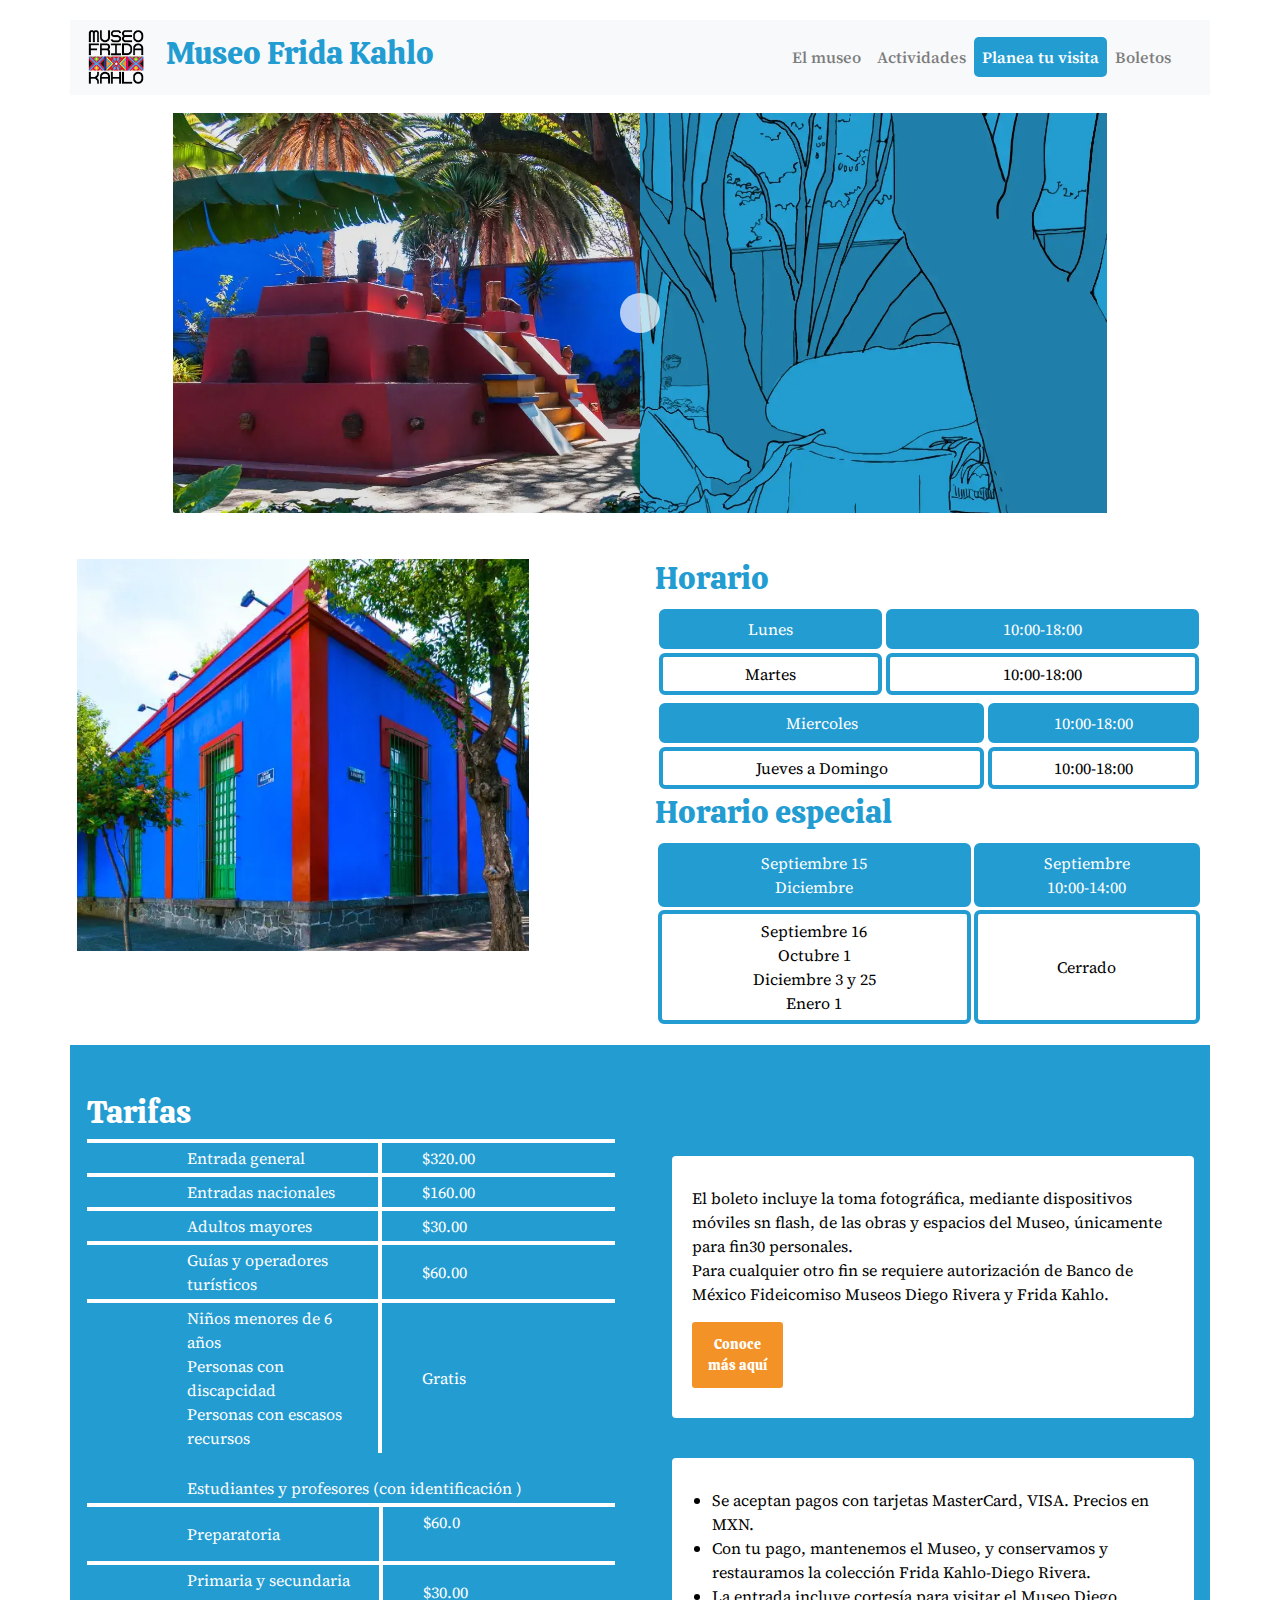
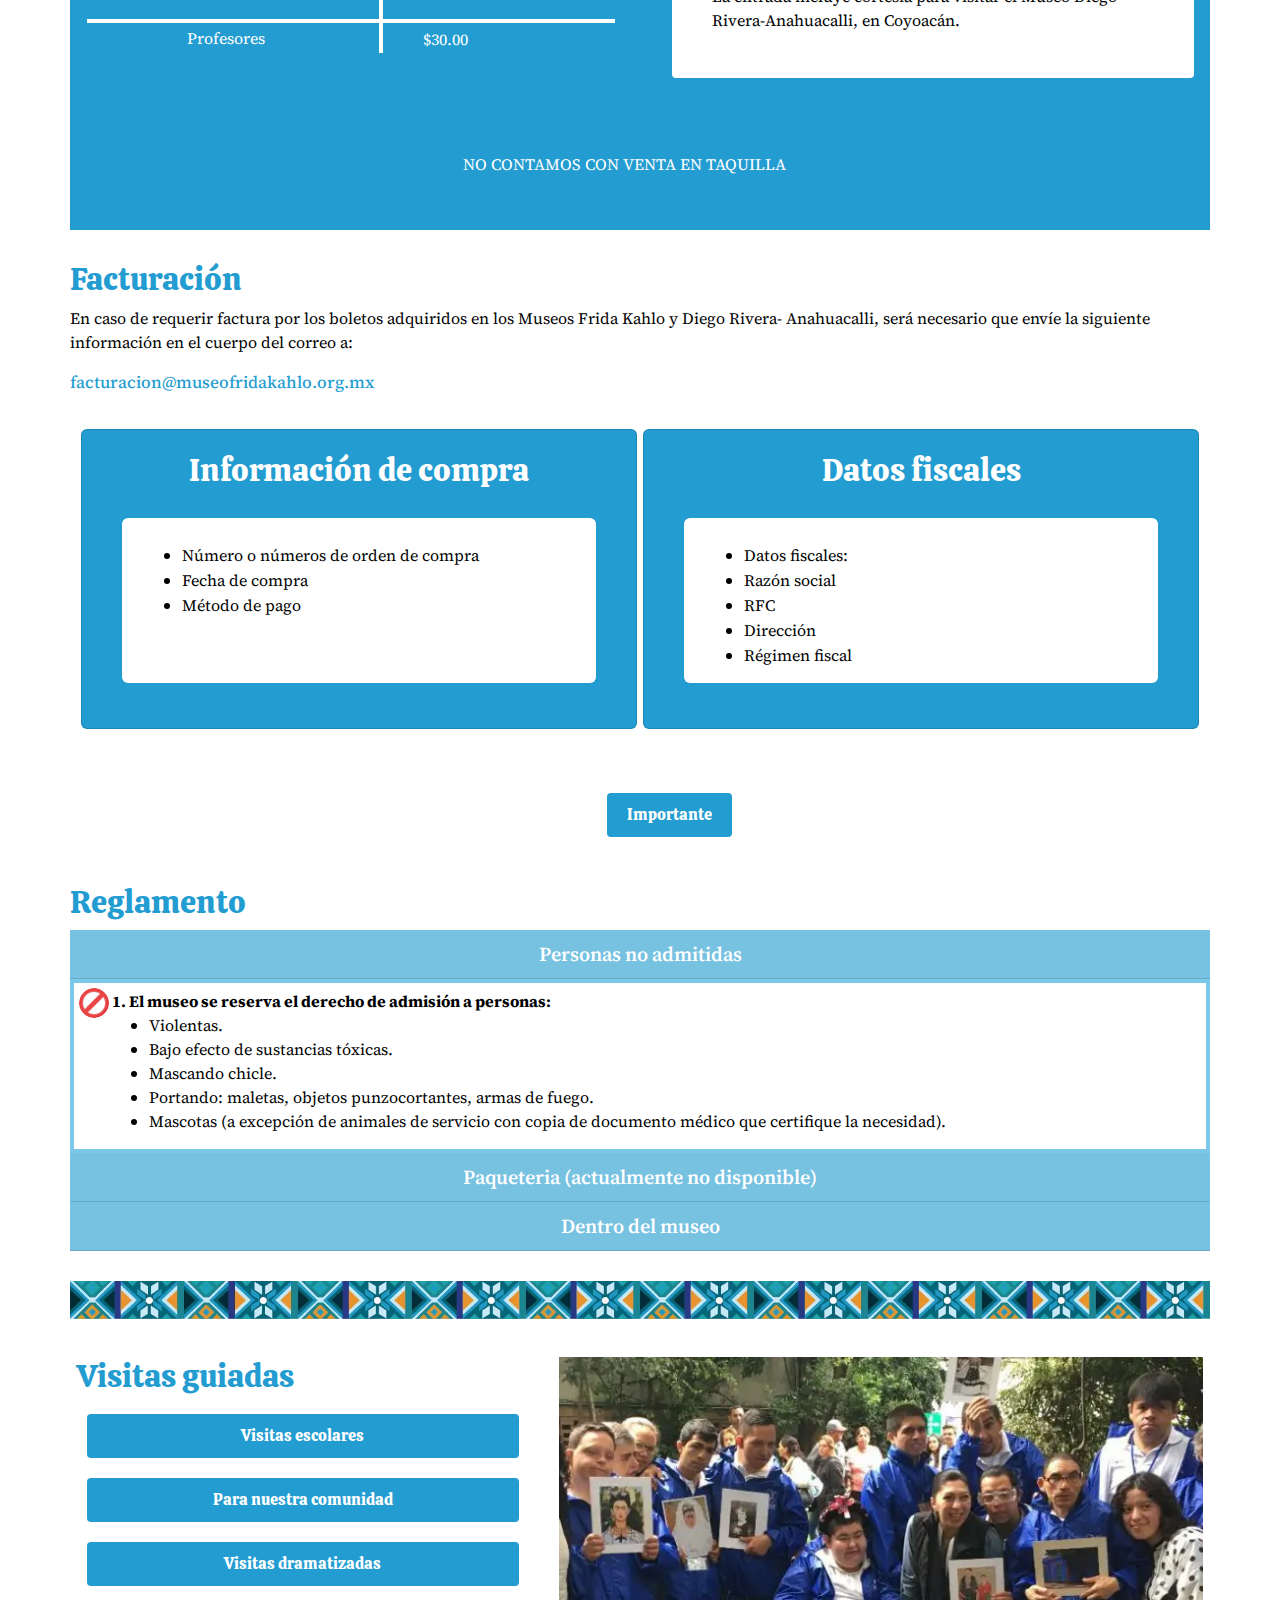
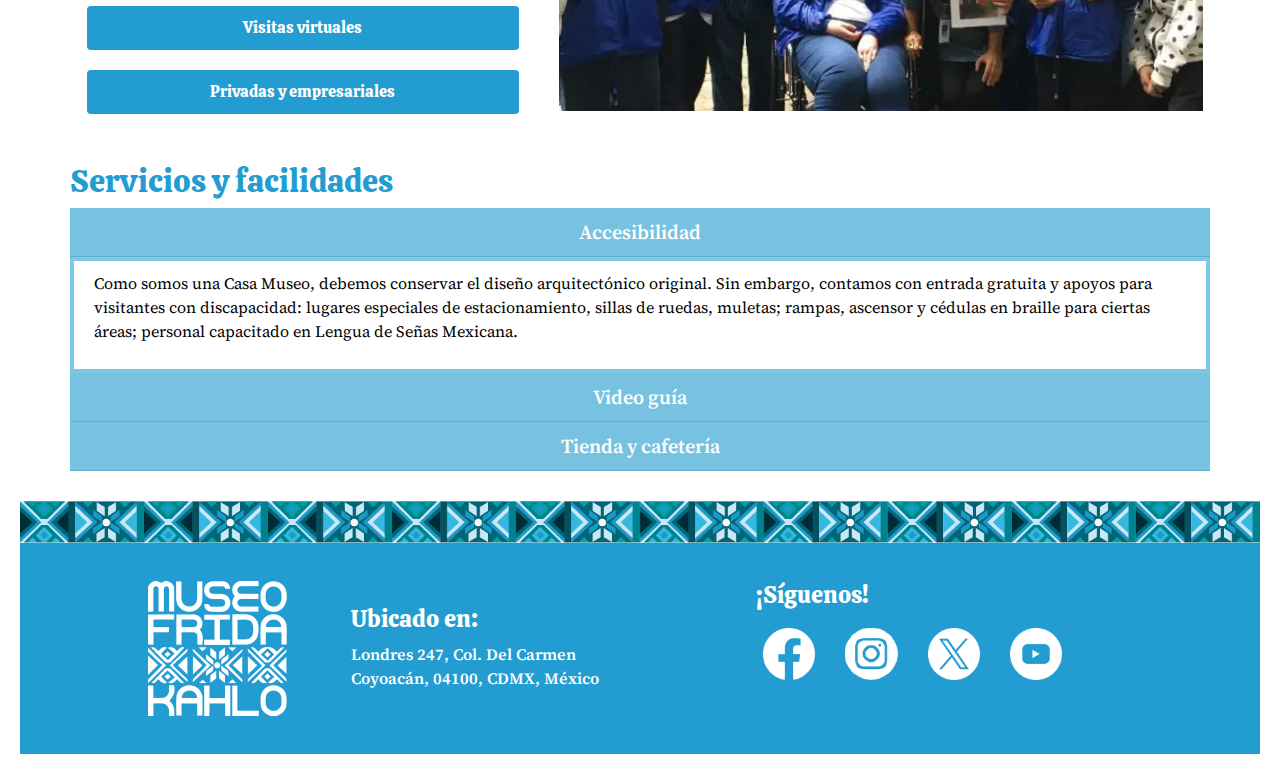
<file: html/planeatuvisita.html>
<!DOCTYPE html>
<html lang="en">
  <head>
    <meta charset="utf-8">
	<meta http-equiv="X-UA-Compatible" content="IE=edge">
	<meta name="viewport" content="width=device-width, initial-scale=1">
    <title>planeatuvisita</title>
    <!-- <link href="../css/bootstrap-4.4.1.css" rel="stylesheet" type="text/css"> -->
    <link href="../css/bootstrap-4.3.1.css" rel="stylesheet" type="text/css">
	<link href="../css/estilos.css" rel="stylesheet" type="text/css">
    <link href="../css/planvisita.css" rel="stylesheet" type="text/css">
	  
	<link rel="preconnect" href="https://fonts.googleapis.com">
	<link rel="preconnect" href="https://fonts.gstatic.com" crossorigin>
	<link href="https://fonts.googleapis.com/css2?family=Source+Serif+4:ital,opsz,wght@0,8..60,200..900;1,8..60,200..900&display=swap" rel="stylesheet">  
	
	<link rel="preconnect" href="https://fonts.googleapis.com">
<link rel="preconnect" href="https://fonts.gstatic.com" crossorigin>
<link href="https://fonts.googleapis.com/css2?family=Calistoga&family=Source+Serif+4:ital,opsz,wght@0,8..60,200..900;1,8..60,200..900&display=swap" rel="stylesheet">
<link
    rel="stylesheet"
    href="https://cdnjs.cloudflare.com/ajax/libs/animate.css/4.1.1/animate.min.css"
  />
</head>
  <body>
	
<div class="container">
 <div class="container">
         <nav class="navbar navbar-expand-lg navbar-light bg-light"> 
			 <a href="../index.html"><img class="logo_inicio" src="../images/museo-frida-kahlo-logo.png" alt="logotipo del museo"></a>
		   <a class="navbar-brand" href="../index.html"><h2 class="animate__animated animate__zoomIn">Museo Frida Kahlo</h2></a>
           <button class="navbar-toggler" type="button" data-toggle="collapse" data-target="#navbarSupportedContent1" aria-controls="navbarSupportedContent1" aria-expanded="false" aria-label="Toggle navigation"> <span class="navbar-toggler-icon"></span> </button>
           <div class="collapse navbar-collapse" id="navbarSupportedContent1">
             <ul class="navbar-nav ml-auto">
               <li class="nav-item"> <a class="nav-link" href="museo.html">El museo</a> </li>
			   <li class="nav-item"> <a class="nav-link" href="actividades.html">Actividades</a> </li>
			   <li class="nav-item active"> <a class="nav-link museo" href="planeatuvisita.html" style="color: white;">Planea tu visita <span class="sr-only">(current)</span></a> </li>
			   <li class="nav-item"> <a class="nav-link" href="form.html">Boletos</a> </li>
             </ul>
           </div>
    </nav>
  </div>
    </div>	  
  <div class="container">	  
   <div class="row justify-content-center">
    <div class="col-12 col-md-10">
      <div class="img-comp-container">
        <div class="img-comp-img">
          <img src="../images/11.webp" alt="ilustración">
        </div>
        <div class="img-comp-img img-comp-overlay">
          <img src="../images/12.webp" alt="fotografía">
        </div>
      </div>
    </div>
  </div>
	  
	
	<div class="row">
	  <div class="col-xl-5 secc_1">
		  <div class="img2"> 
	  <img src="../images/16.webp" alt="no disponible" width="530px" class="img-fluid">
	  </div>
		
	  </div>
		
	  <div class="col-xl-1">
		  
		
	  </div>

		
	  <div class="col-xl-6 secc_1">
		  <div class="tablas">
			<h2 class="titulo_tabla"> Horario </h2>
		  <table id="tabla_horario" class="table_uno" width="100%">
                <thead> 
                    <tr>
                        <th> Lunes </th>
                        <th> 10:00-18:00 </th>
                    </tr>
                </thead>
                <tbody>
                    <tr>
                        <td> Martes </td>
                        <td>10:00-18:00</td>
                    </tr>
                </tbody>
                <tfoot> </tfoot>
          </table>
			
			<table id="tabla_horario2" class="table_uno table_uno">
                <thead> 
                    <tr>
                        <th> Miercoles </th>
                        <th> 10:00-18:00 </th>
                    </tr>
                </thead>
                <tbody>
                    <tr>
                        <td>   Jueves a Domingo </td>
                        <td> 10:00-18:00 </td>
                    </tr>
                </tbody>
                <tfoot> </tfoot>
            </table>
			
			<h2 class="titulo_tabla"> Horario especial </h2>
		  <table id="tabla_especial" class="table_uno">
				  <thead>
					<tr>
					  
					  <th>Septiembre 15 <br>				       
				        Diciembre </th>
		              <th>Septiembre <br> 
	                   10:00-14:00 </th>
					
					</tr>
				 </thead>
			  
				  <tbody>
					<tr>
					<td> Septiembre 16 <br> Octubre 1 <br> Diciembre 3 y 25 <br> Enero 1 </td>
					<td>Cerrado</td>
                
            		</tr>
				  </tbody>
		  </table>
		
		</div>
	  </div>
		
    </div>
 	
		
    <section class="seccion2" id="seccion2">
		
		
		<div class="row">
		  <div class="col-xl-6"> 
			
			  <div class="tablas_tarifa">
	  <h2 class="tarifas"> Tarifas </h2>
			<table id="tabla_1" class="tabla_uno">
              <tbody> 
                  <tr>
                      <td > Entrada general </td>
                      <td style="border-right: none; padding-left: 40px; padding-right: 140px;"> $320.00 </td>
                  </tr>
					
                  <tr>
                      <td> Entradas nacionales </td>
                      <td style="border-right: none; padding-left: 40px;"> $160.00 </td>
                  </tr>
					
				  <tr>
                      <td> Adultos mayores </td>
                      <td style="border-right: none; padding-left: 40px;"> $30.00 </td>
                  </tr>
					
				  <tr>
                      <td> Guías y operadores turísticos </td>
                      <td style="border-right: none; padding-left: 40px;"> $60.00 </td>
                  </tr>
					
				  <tr>
                    <td style="padding-right: 9px;"> Niños menores de 6 años <br> Personas con discapcidad <br> Personas con escasos recursos </td>
                    <td style="border-right-style: none; padding-left: 40px;"> Gratis </td>
                  </tr>
					
              </tbody>
        </table>
			
		    
		<table id="tabla_2" class="tabla_uno">
				
            <tbody> 	
			  <tr>
				  <td colspan="2" style="border-top-style: none; border-right-style: none"> Estudiantes y profesores (con identificación )</td>
			  </tr>	
				  
              <tr>
                    <td> Preparatoria </td>
                  <td style="border-right: none; padding-left: 40px; padding-right: 140px;"> $60.0&nbsp; &nbsp;&nbsp; </td>
              </tr>
					
                <tr>
                    <td> Primaria y secundaria &nbsp;&nbsp;&nbsp; &nbsp;&nbsp;&nbsp;&nbsp;&nbsp;</td>
                    <td style="border-right: none; padding-left: 40px;"> $30.00 </td>
                </tr>
					
				<tr>
                    <td> Profesores</td>
                    <td style="border-right-style: none; padding-left: 40px; padding-bottom: 0px;"> $30.00 </td>
                </tr>
					
            </tbody>
      </table>
	  </div>
			
		  </div>
			
		  <div class="col-xl-0">
		  </div>
			
			
			
		  <div class="col-xl-6">
			  
			  <div class="tarjetas1" id="tarjetas1">  	
		<div class="row" style="padding-right: 15px;">
		  <div class="col-xl-12 caja2">
	      
			  <p> El boleto incluye la toma fotográfica, mediante dispositivos móviles sn flash, de las obras y espacios del Museo, únicamente para fin30 personales. <br>
	           Para cualquier otro fin se requiere autorización de Banco de México Fideicomiso Museos Diego Rivera y Frida Kahlo.</p>
		 
			<button type="button" class="btn btn-sm"> <a class="boton2" href="https://www.museofridakahlo.org.mx/visita/#request"> Conoce <br> más aquí </a> </button> 
          </div>

		  <div class="col-xl-12 caja2_1">
			  <ul>
				  <li> Se aceptan pagos con tarjetas MasterCard, VISA. Precios en MXN. </li>
				  <li>Con tu pago, mantenemos el Museo, y conservamos y restauramos la colección Frida Kahlo-Diego Rivera. </li>
				  <li> La entrada incluye cortesía para visitar el Museo Diego Rivera-Anahuacalli, en Coyoacán.</li>
			  </ul>
		  </div>
	  </div>
		
		
    </div>
			  
		  </div>
		</div>
		
		
	  <div class="row texto_s2">
		  <div class="col-xl-12">
		   <p> NO CONTAMOS CON VENTA EN TAQUILLA</p>
		  </div>
	  </div>
    </section>		
	  	
  
    <section class="seccion3" id="seccion3">
		<div class="factura"> 
		<h2> Facturación </h2>
		<p> En caso de requerir factura por los boletos adquiridos en los Museos Frida Kahlo y Diego Rivera- Anahuacalli, será necesario que envíe la siguiente información en el cuerpo del correo a:</p>
		<p> <a class="correo" href="../facturacion@museofridakahlo.org.mx"> facturacion@museofridakahlo.org.mx </a> </p>
		</div>
	
		
		<div class="row cajas2">
		  <div class="col-md-6 info_compra">
		    <div class="card col-md-4 col-xl-12 cartainfo"> 
				<h2 class="titulo_dato">Información de compra </h2>
			    <div class="card-body">
				  <div class="info_1">
					  <ul class="compra">
						  <li> Número o números de orden de compra</li>
						  <li> Fecha de compra </li>
						  <li> Método de pago </li>
					  </ul>
					
				  </div>
                </div>
		    </div>
          </div>

		  
		
			
			<div class="col-md-6 info_compra">

		<div class="card col-md-4 col-xl-12 cartainfo"> 
				<h2 class="titulo_dato">Datos fiscales </h2>
			  <div class="card-body">
			  	<div class="info_1">
					  
					  <ul class="compra">
						  <li> Datos fiscales:</li>
						  <li> Razón social </li>
						  <li> RFC </li>
						  <li> Dirección </li>
						  <li> Régimen fiscal </li>
					  </ul>
					
			    </div>
		      </div>
		    </div>
          </div>
		  
	  </div>

    	
      <div class="row boton_importante">
	      <div class="col-sm-4"> </div>
	      <div class="col-sm-4">
			  
			  <div class="row boton_interior1">
			    <div class="col-lg-4"> </div>
			    <div class="col-lg-4"> 
					
					
					
					
					<button id="myBtn" class="btn-sm2">Importante</button> 
				  
				  
			    </div>
			    <div class="col-lg-4"> </div>
		    </div>
		    
		  
	    </div>
		    
        <div class="col-sm-4"></div>
      </div>

<div id="myModal" class="modal">

  <div class="modal-content">
    <span class="close">&times;</span>
	   <ul>
	  <li>Es indispensable adjuntar la constancia de situación fiscal actualizada (no mayor a 3 meses).</li>
	  <li>La factura debrá solicitarse el mísmo día de la compra del servicio. (En caso de no contar con los datos fiscales
en el momento, es indispensable que a más tardar al día siguiente sean enviados). </li>
	  <li>El número de orden se observa en el boleto o en el correo de confirmación de la compra del boleto.</li>
	  
	  </ul>
	  
  </div>

</div>
		
</section>	  
	  
	  
    <section class="seccion4" id="seccion4">
	  
	<h2> Reglamento </h2>	
	
	  <div id="accordion1" role="tablist">
	    <div class="card2">
	      <div class="card-header" role="tab" id="headingOne1">
	        <h5 class="mb-0"> <a data-toggle="collapse" href="#collapseOne1" role="button" aria-expanded="true" aria-controls="collapseOne1"> Personas no admitidas </a> </h5>
          </div>
	      <div id="collapseOne1" class="collapse show" role="tabpanel" aria-labelledby="headingOne1" data-parent="#accordion1">
	        <div class="card-body2">
				
				
				<div class="icono_regla">
				<img src="../images/prohibido.webp" class="rounded-circle img-fluid" alt="Placeholder image" width="30px;"> 
			  </div>
					
					
				<ol class="personas_admi">
					
					<strong> <li> El museo se reserva el derecho de admisión a personas: </li> </strong>
					<ul class="reglamento_1">
						<li> Violentas. </li>
						<li> Bajo efecto de sustancias tóxicas.</li>
						<li> Mascando chicle. </li>
						<li> Portando: maletas, objetos punzocortantes, armas de fuego. </li>
						<li> Mascotas (a excepción de animales de servicio con copia de documento médico que certifique la necesidad).</li>
						
					</ul>
				
				
				</ol>
				
		    </div>
          </div>
        </div>
		  
		  
	    <div class="card2">
	      <div class="card-header" role="tab" id="headingTwo1">
	        <h5 class="mb-0"> <a class="collapsed" data-toggle="collapse" href="#collapseTwo1" role="button" aria-expanded="false" aria-controls="collapseTwo1"> Paqueteria (actualmente no disponible) </a> </h5>
          </div>
	      <div id="collapseTwo1" class="collapse" role="tabpanel" aria-labelledby="headingTwo1" data-parent="#accordion1">
	        <div class="card-body2"> 
			   
				<div class="icono_regla">
				<img src="../images/mochila.webp" class="rounded-circle img-fluid" alt="Placeholder image" width="30px;"> 
			  </div>
					
					
				<ol class="personas_admi">
					
					<strong> <li> Objetos que deberas dejar en paqueteria: </li> </strong>
					<ul class="reglamento_1">
						<li> Mochilas y paquetes mayores a 35 cm. </li>
						<li> Paraguas. </li>
						<li> Alimentos. </li>
						<li> Juguetes. </li>
						<li> Líquidos. </li>
						<li> Selfie-sticks.</li>
						<li> Carriolas y sillas portabebés.</li>
						
					</ul>
				
				
				</ol>
			  
			</div>
          </div>
        </div>
		  
		  
	    <div class="card2">
	      <div class="card-header" role="tab" id="headingThree1">
	        <h5 class="mb-0"> <a class="collapsed" data-toggle="collapse" href="#collapseThree1" role="button" aria-expanded="false" aria-controls="collapseThree1"> Dentro del museo </a> </h5>
          </div>
	      <div id="collapseThree1" class="collapse" role="tabpanel" aria-labelledby="headingThree1" data-parent="#accordion1">
	        <div class="card-body2">
			
			<div class="icono_regla">
				<img src="../images/museo-de-arte.webp" class="rounded-circle img-fluid" alt="Placeholder image" width="30px;"> 
			  </div>
					
					
				<ol class="personas_admi">
					
					<strong> <li> Normas para los visitantes del museo </li> </strong>
					<ul class="reglamento_1">
						<li> Regístrate antes de entrar si acudes por motivos laborales (proveedores, guías turísticos, operarios, prensa).</li>
						<li> Entra sin sombrero, gorra o lentes oscuros. </li>
						<li> No toques la obra de arte ni los objetos expuestos en salas o espacios exteriores. </li>
						<li> Apaga tu celular y otros aparatos de radiocomunicación. </li>
						<li> Respeta las áreas delimitadas en salas. </li>
						<li> No grabes video en ninguna de las áreas del Museo (interior o exterior). </li>
						<li> Toma libremente fotografías en patios y jardines. </li>
						<li> Toma fotografías sin flash en Salas.</li>
						<li> No des visitas guiadas ni explicaciones a grupos dentro de las Salas. </li>
						<li>Supervisa a tus niños durante el recorrido; procura que vayan de tu mano, pues no está permitido correr ni jugar.</li>
						
					</ul>
				
				
				</ol>  
			  
			</div>
          </div>
        </div>
      </div>
    </section>
  
  <section class="linea" id="linea">
	  	<img src="../images/linea.webp" alt="linea" width="100%">
    </section>
	  
		
		<section class="seccion5"> 
			
		
		  <div class="row visitas">
			  
			  
			  
             		
		    <div class="col-xl-5 botones">
				<h2> Visitas guiadas </h2>
					
			  	<!-- Botones que abren los modales -->
				  <button class="btn-sm2" data-modal="myModal1">Visitas escolares</button>
				  <button class="btn-sm2" data-modal="myModal2">Para nuestra comunidad</button>
				  <button class="btn-sm2" data-modal="myModal3"> Visitas dramatizadas </button>
				  <button class="btn-sm2" data-modal="myModal4"> Visitas virtuales </button>
				  

				  <!-- Modales -->
				  <div id="myModal1" class="modal">
					<div class="modal-content">
					  <p> Disfrútala en los patios del Museo según tu escolaridad (preescolar, primaria, secundaria, preparatoria, educación superior y especialistas).</p>

						<p> Solicítalas con una semana de anticipación a: </p> <p> <a class="correo2" href="../l.valdivia@museofridakahlo.org.mx"> l.valdivia@museofridakahlo.org.mx </a> </p>
						
						<table id="tabla5" class="tabla5">
				  <thead>
					<tr>
					  
					  <th> Cupo Máximo </th>
		              <th>Duración aproximada </th>
					
					</tr>
				 </thead>
			  
				  <tbody>
					<tr>
					<td> 30 alumnos por hora </td>
					<td>45 minutos</td>
                
            		</tr>
				  </tbody>
		  </table>
				  
				  <table id="tabla5_5" class="tabla5_5">
				  <thead>
					<tr>
					  
					  <th> Idiomas y costos </th>
		              <th>Horarios </th>
					
					</tr>
				 </thead>
			  
				  <tbody>
					<tr>
					<td> (precios en MXN, no incluye boleto de entrada) <br> $600 español <br> $700 inglés </td>
					<td> Martes a viernes<br> 10:00 – 17:00 h <br> Miércoles <br> 11:00 – 17:00 h </td>
                
            		</tr>
				  </tbody>
		  </table>
												
					  <span class="close">&times;</span>
					</div>
				  </div>

				
				  <div id="myModal2" class="modal">
					<div class="modal-content">
					  <p>Comprometidos con nuestra comunidad, ofrecemos visitas para adultos mayores, casas hogar y personas con discapacidad intelectual, visual, auditiva y motriz.</p>
					  <p> Más información a:</p>
					  <p> <a class="correo2" href="../l.valdivia@museofridakahlo.org.mx" > l.valdivia@museofridakahlo.org.mx </a> </p>	
					  <span class="close">&times;</span>
					</div>
				  </div>

				  <div id="myModal3" class="modal">
					<div class="modal-content">
					  <p>¡Deja que la propia Frida te guíe por su casa!</p>
						<p> Disfruta del espectáculo Pies para qué los quiero, si tengo alas pa´ volar, a cargo de la Asociación Teatral Luna de Plata.</p>
						<strong> <p> Cupo limitado </p></strong>
						
						<table id="tabla5_5" class="tabla5_5">
				  <thead>
					<tr>
					  
					  <th> Idioma y costo </th>
		              <th>Horario </th>
					
					</tr>
				 </thead>
			  
				  <tbody>
					<tr>
					<td> $200 español <br> (precio en MXN, por persona, incluye boleto de entrada.<br> Recoge los boletos en el Museo mínimo 1 hora antes del evento)  </td>
					<td> Último miércoles de cada mes <br> 19:00 – 20:00 h <br> Programación sujeta a cambios sin previo aviso </td>
            		</tr>
				  </tbody>
		  </table>
						
						
					  <span class="close">&times;</span>
					</div>
				  </div>

				  <div id="myModal4" class="modal">
					<div class="modal-content">
					  <p> Queremos estar más cerca de ti. Acompáñanos en nuestras visitas guiadas virtuales vía Zoom. </p>
						<p> Para familias y empresas: <br> <a class="correo2" href="../a.togo@museofridakahlo.org.mx">  a.togo@museofridakahlo.org.mx </a> </p>
						<p> Para escuelas, instituciones y/o fundaciones: <br> <a class="correo2" href="../l.valdivia@museofridakahlo.org.mx"> l.valdivia@museofridakahlo.org.mx </a> </p>
					  <span class="close">&times;</span>
					</div>
				  </div>
				
				
				<button class="btn-sm2" data-modal="myModal5"> Privadas y empresariales </button>
								
				<div id="myModal5" class="modal">
					<div class="modal-content">
					  <p> Disfruta las historias de quienes habitaron en esta casa y del mundo en el que vivió Frida, <br> bajo la sombra de los árboles y jardines en los que ella misma paseaba. </p>
						
						<p> Para más información sobre visitas especiales  y experiencias únicas: </p> <p> <a href="../a.togo@museofridakahlo.org.mx" class="correo2"> a.togo@museofridakahlo.org.mx   </a> </p>
						
						<p> <strong>  Cupo Maximo: </strong> 15 personas </p> 
						<p> <strong>  Duración: </strong> 45 minutos </p> 
					
						
						<table id="tabla5_5" class="tabla5_5">
				  <thead>
					<tr>
					  
					  <th> Idiomas y costos </th>
		              <th>Horarios </th>
					
					</tr>
				 </thead>
			  
				  <tbody>
					<tr>
					<td> $600 español <br> $700 inglés <br> (precios en MXN, no incluye boleto de entrada) </td>
					<td> Martes, jueves y viernes <br> 10:00 a 17:00 h</td>
                
            		</tr>
				  </tbody>
		  </table>
						
						<p> <strong> Reservación con una semana de anticipación. </strong></p>
						
					  <span class="close">&times;</span>
					</div>
			  </div>
			  
			</div>
			  
			  
			<div class="col-xl-"> </div>
		    <div class="col-xl-7  img_5">
				<img class="img_5_5" src="../images/13.webp" alt="no disponible" width="100%">
			</div>
	      </div>
        </section>
	
    <section class="seccion6" id="seccion6">
		
		<h2> Servicios y facilidades </h2>
	  
	  
	  <div id="accordion3" role="tablist">
        <div class="card3">
	        <div class="card-header" role="tab" id="headingOne3">
	          <h5 class="mb-0"> <a data-toggle="collapse" href="#collapseOne3" role="button" aria-expanded="true" aria-controls="collapseOne3"> Accesibilidad </a> </h5>
            </div>
	        <div id="collapseOne3" class="collapse show" role="tabpanel" aria-labelledby="headingOne3" data-parent="#accordion3">
	          <div class="card-body3"> 
				
				<p> Como somos una Casa Museo, debemos conservar el diseño arquitectónico original. Sin embargo, contamos con entrada gratuita y apoyos para visitantes con discapacidad: lugares especiales de estacionamiento, sillas de ruedas, muletas; rampas, ascensor y cédulas en braille para ciertas áreas; personal capacitado en Lengua de Señas Mexicana.</p>
				  
			  </div>
            </div>
    </div>
		
	      <div class="card3">
	        <div class="card-header" role="tab" id="headingTwo4">
	          <h5 class="mb-0"> <a class="collapsed" data-toggle="collapse" href="#collapseTwo3" role="button" aria-expanded="false" aria-controls="collapseTwo3"> Video guía </a> </h5>
            </div>
	        <div id="collapseTwo3" class="collapse" role="tabpanel" aria-labelledby="headingTwo4" data-parent="#accordion3">
	          <div class="card-body3">
				
					 <div class="row videoguia">
				     <div class="col-xl-5"> </div>
				     <div class="col-md-2 video_costo"> 
						 
						 <ul>
				  
				  		<li>$80 público general</li>
				  		<li>$50 estudiantes</li>
				  		</ul>
				  
				  <p>	<strong> Sujeto a disponibilidad</strong>	 </p></div>
				     <div class="col-xl-5"> </div>
		        </div>
				
			  </div>
            </div>
      </div>
		
		
    <div class="card3">
	        <div class="card-header" role="tab" id="headingThree3">
	          <h5 class="mb-0"> <a class="collapsed" data-toggle="collapse" href="#collapseThree3" role="button" aria-expanded="false" aria-controls="collapseThree3"> Tienda y cafetería </a> </h5>
            </div>
	        <div id="collapseThree3" class="collapse" role="tabpanel" aria-labelledby="headingThree3" data-parent="#accordion3">
	          <div class="card-body3">
				 
				   
				  <table id="tabla6" class="tabla6">
				  <thead>
					<tr>
					  
					  <th>Tienda </th>
		              <th>Cafetería </th>
					
					</tr>
				 </thead>
			  
				  <tbody>
					<tr>
					<td> <p> Quédate con algo de Frida: joyería, souvenirs, libros de arte y mucho más.</p> <p> Martes a viernes 10:00 – 18:00 h <br> Miércoles 11:00 – 18:00 h </p>

 </td>
						<td> <p> ¡Dale gusto al antojo! </p> <p> Martes a viernes 10:00 – 18:00 h <br> Miércoles 11:00 – 18:00 h </p></td>
                
            		</tr>
				  </tbody>
		  </table>
							  
			</div>
            </div>
    </div>
    </div>
	  
	  </section>
   
  </div>
	<img src="../images/plecaazul.png" alt="pleca azul" style="width: 100%;">
  <div class="container-fluid pie">
  <div class="row">
    <div class="col-xl-2 col-sm-3 offset-xl-1 col-3"> <a href="../index.html"><img src="../images/logobn.png" class="img-fluid" alt="Placeholder image"></a></div>
    <div class="col-xl-3 col-sm-3 col-9">&nbsp;
	  <h4>Ubicado en:</h4>
		
		<p class="pietexto" ><a href="https://maps.app.goo.gl/2fi1W3m7MdM9CS2B7">Londres 247, Col. Del Carmen
Coyoacán, 04100, CDMX, México</a></p>
    </div>
    <div class="col-xl-1 col-sm-1">&nbsp;</div>
    <div class="col-xl-5 col-sm-5">
<h4>¡Síguenos!</h4>
      <div class="row">
        <div class="col-xl-2 col-sm-3 col-3"><a href="https://www.facebook.com/museofridakahlo/?locale=es_LA"><img src="../images/face.png" alt="Placeholder image" class="img-fluid"></a></div>
        <div class="col-xl-2 col-sm-3 col-3"><a href="https://www.instagram.com/museofridakahlo?utm_source=ig_web_button_share_sheet&igsh=ZDNlZDc0MzIxNw=="><img src="../images/insta.png" class="img-fluid" alt="Placeholder image"></a></div>
        <div class="col-xl-2 col-sm-3 col-3"><a href="https://twitter.com/museofridakahlo?lang=es"><img src="../images/x.png" class="img-fluid" alt="Placeholder image"></a></div>
        <div class="col-xl-2 col-sm-3 col-3"><a href="https://youtube.com/@museosfridakahloyanahuacal4492?si=-H5WdJaqghyHV4PI"><img src="../images/youtube.png" class="img-fluid" alt="Placeholder image"></a></div>
      </div>
    </div>
  </div>
</div>
		  
	<script src="../js/jquery-3.4.1.min.js"></script>

	<!-- Include all compiled plugins (below), or include individual files as needed -->
	<script src="../js/popper.min.js"></script>
  <!-- <script src="../js/bootstrap-4.4.1.js"></script> -->
  <script src="../js/bootstrap-4.3.1.js"></script>
  <script src="../js/efectos.js"></script>
</body>
</html>
</file>
<file: css/estilos.css>
@charset "utf-8";
/* CSS Document */
@import url('https://fonts.googleapis.com/css2?family=Calistoga&family=Source+Serif+4:ital,opsz,wght@0,8..60,200..900;1,8..60,200..900&display=swap');
.navbar-brand h2 {
  font-size: 2rem; 
}
@media (max-width: 576px) {
  .navbar-brand h2 {
    font-size: 1rem; 
  }
}
.logo_inicio{
	width: 60px;
	margin-right: 20px;
}
h1{
  
  font-family: "Calistoga", serif;
  font-weight: 400;
  font-style: normal;
}


.img-comp-container {
  position: relative;
  width: 100%;
  max-width: 1210px; 
  aspect-ratio: 21 / 9;
  margin-bottom: 20px; 
  overflow: hidden; 
}

.img-comp-img {
  position: absolute;
  width: 100%;
  height: 100%;
  top: 0;
  left: 0;
}

.img-comp-img img {
  width: 100%;
  height: 100%;
  object-fit: cover; 
}

.img-comp-slider {
  position: absolute;
  z-index: 10;
  cursor: ew-resize;
  width: 40px;
  height: 40px;
  background-color: white;
  opacity: 0.7;
  border-radius: 50%;
}
.container.izq, .container.der{
	margin-top: 62px;
	margin-bottom: 62px;
}
.container.top {
	margin-bottom: 62px;
}
h2, h3{
  font-family: "Calistoga", serif;
  font-weight: 400;
  font-style: normal;
}
h4{
	font-family: "Calistoga", serif;
  font-weight: 400;
  font-style: normal;
	color:white;
}
h5{
  font-family: "Source Serif 4", serif;
  font-optical-sizing: auto;
  font-weight: 800;
  font-style: normal;
	text-align: center;
}
p{
  font-family: "Source Serif 4", serif;
  font-optical-sizing: auto;
  font-weight: 400;
  font-style: normal;
}
a{
  font-family: "Source Serif 4", serif;
  font-optical-sizing: auto;
  font-weight: 600;
  font-style: normal;
}
.container.videos{
	margin-top: 62px;
	margin-bottom: 62px;
}
iframe.videocard{
	margin-bottom: 20px;
}
.container-fluid.pie{
	padding: 20px;
}
.redes {
  width: 40px;
  margin-right: 20px;
}
.pietexto a{
	color: white;
}

.card-title{
	color:white;
}
.pie {
}
.jus {
}
/*ESTILOS PORTAFOLIO FILTRO*/
* {
  box-sizing: border-box;
}

body {
  padding: 20px;
}

.main {
  margin: auto;
  padding: 40px 40px 0px 40px;
}

h1 {
  word-break: break-all;
}

.row {
  margin: 10px -16px;
}

.row,
.row > .column {
  padding: 8px;
}

.column {
 
  float: left;
  display: none; 
  
}


.row:after {
  content: "";
  display: table;
  clear: both;
}


.content {
  background-color: white;
  padding: 20px;
}


.show {
  display: block;
}


.btn {
  border-color: #319123;
  border-style: solid; 
  border-width: 4px;
  padding: 12px 16px;
  background-color: transparent;
  cursor: pointer;
}

.btn:hover {
  background-color: white;
 color: #319123;
}
.btn:focus{
	  background-color: #319123;
  color: white;
 box-shadow: none;
}
.btn.active {
  background-color: #319123;
  color: white;
}


/*CALENDARIO*/
  iframe {
    width: 100%;
    height: 600px;
  }.animate__animated {
}
.animate__zoomIn {
}
</file>
<file: css/styles.css>
@import url('https://fonts.googleapis.com/css2?family=Calistoga&family=Source+Serif+4:ital,opsz,wght@0,8..60,200..900;1,8..60,200..900&display=swap');
.navbar-brand h2 {
  font-size: 2rem;
}
@media (max-width: 576px) {
  .navbar-brand h2 {
    font-size: 1rem; 
  }
}
body{
	font-family: "Source Serif 4", serif;
	background-color: #DFE056;
}
.tit{
	font-family: "Calistoga", serif;
	background-color: aqua;
}
h1{
  
  font-family: "Calistoga", serif;
  font-weight: 400;
  font-style: normal;
}
h2, h3{
  font-family: "Calistoga", serif;
  font-weight: 400;
  font-style: normal;
}
h4{
	font-family: "Calistoga", serif;
  font-weight: 400;
  font-style: normal;
	color:white;
}
a{
  font-family: "Source Serif 4", serif;
  font-optical-sizing: auto;
  font-weight: 600;
  font-style: normal;
}
.container-fluid.pie{
	padding: 20px 20px 0px 20px;
}
.img-comp-container {
  position: relative; /* Necesario para la comparación */
  width: 100%; /* Ocupa todo el ancho disponible */
  height: auto; /* Calcula la altura automáticamente */
}
.img-comp-img {
  position: absolute;
  width: 100%;
  height: auto;
  overflow: hidden;
}
.img-comp-img img {
  width: 100%; /* Ajusta al ancho del contenedor */
  height: auto; /* Mantiene la proporción */
  display: block; /* Elimina espacios extra alrededor de imágenes */
}
.img-comp-slider {
  position: absolute;
  z-index: 9;
  cursor: ew-resize;
  width: 40px;
  height: 40px;
  background-color: white;
  opacity: 0.7;
  border-radius: 50%;
}
#regForm {
  background-color: #DFE056;
  margin: 100px auto;
  padding: 40px;
  width: 70%;
  min-width: 300px;
}

/* Style the input fields */
input {
  padding: 10px;
  width: 100%;
  font-size: 17px;
  font-family:"Source Serif 4", serif;
  border: none;
}

/* Mark input boxes that gets an error on validation: */
input.invalid {
  background-color: #EAE89D;
}

/* Hide all steps by default: */
.tab {
  display: none;
}

/* Make circles that indicate the steps of the form: */
.step {
  height: 15px;
  width: 15px;
  margin: 0 2px;
  background-color: #333C84;
  border: none;
  border-radius: 50%;
  display: inline-block;
  opacity: 0.5;
}

/* Mark the active step: */
.step.active {
  opacity: 1;
}

/* Mark the steps that are finished and valid: */
.step.finish {
  background-color: #333C84;
}
#regForm .d-flex.justify-content-between.mt-3 #nextBtn {
	background-color: #313C86;
}

.seccion_1{
	height: 500px;
}.animate__animated {
}
.animate__zoomIn {
}
</file>
<file: css/planvisita.css>
@charset "utf-8";
/* CSS Document */


.navbar-brand h2 {
  font-size: 2rem;
}
@media (max-width: 576px) {
  .navbar-brand h2 {
    font-size: 1rem;
  }
}
.logo_inicio{
	width: 60px;
	margin-right: 20px;
}
.container{
	color: black;
	background-color:white;
	padding: 0px;	
}
.container-fluid.pie{
	background-color:#239dd1;
}

h2{
  font-family: "Calistoga", serif;
  font-weight: 400;
  font-style: normal;
  color: #229CD1;
}
h4{
	font-family: "Calistoga", serif;
  font-weight: 400;
  font-style: normal;
	color:white;
}
.container-fluid.pie{
	padding: 20px;
}
.redes {
  width: 40px;
  margin-right: 20px;
}
.pietexto a{
	color: white;
}



th, td, p, ul, ol {
  font-family: "Source Serif 4", serif;
  font-optical-sizing: auto;
  font-weight: normal;
  font-style: normal;
}

a{
  font-family: "Source Serif 4", serif;
  font-optical-sizing: auto;
  font-weight: 600;
  font-style: normal;
}
.nav-item.active{
  background-color:#239dd1;
  border-radius: 5px;
  color: white;
}
.seccion1{
	display: flex;
	flex-wrap: wrap;
	width: 100%;
	color: #229CD1;
	padding: 0px;
	margin: 0px;
	
}


.img2{
	margin: 0px;
}



.tablas{

	margin: 0px;
	padding: 0px;
	
}
	

#tabla_horario{
	text-align: center;
	width: 100%;
	border-collapse: separate; 
    border-spacing: 4px;
	border-right: none;
	margin: 0px;
}

#tabla_horario2{
	text-align: center;
	width: 100%;
	border-collapse: separate; 
    border-spacing: 4px;
	border-right: none;
	
}

.titulo_tabla{
  font-family: "Calistoga", serif;
  font-weight: 400;
  font-style: normal;
  color: #229CD1;
}


.table_uno th{
	background-color: #229CD1;
	color: white;
	padding: 5px;
	font-weight: normal;
	border-style: solid;
	border-radius: 6px;;
	border-color: #229CD1;
	border-spacing: 20px;
	
}

.table_uno td{
	background-color: white;
	border-color: #229CD1;
	color: black;
	padding: 5px;
	font-weight: normal;
	border-style: solid;
	border-width: 4px;
	border-radius: 6px;
	border-spacing: 20px;
	
}


#tabla_especial{
	text-align: center;
	width: 100%;
	border-collapse: separate; 
    border-spacing: 3px;
	
}



/*PARTE2*/

.seccion2{
	margin-top: 10px;
	background-color: #229CD1;
	padding-top: 30px;
	display: flex;
	flex-wrap: wrap;
	color: white;
	
}

.tablas_tarifa{
	padding-left: 10px;
	padding-right: 10px;	
}

.tarifas{
	color: white;
}

#tabla_1{
	padding-left: 4px;
	border-left-style: none;
	
	
	
}


#tabla_1 td{
	border-right-style: solid;
	border-right-color: white;
	border-right-width: 4px;
	border-top-style: solid;
	border-top-color: white;
	border-top-width: 4px;
	padding-left: 100px;
	padding-bottom: 3px;
	padding-top: 3px;
	border-left-style: none;
	border-bottom-style: none;
}

#tabla_2{
	padding-left: 4px;
	margin-top: 20px;
	
}

#tabla_2 td{
	border-right-style: solid;
	border-right-color: white;
	border-right-width: 4px;
	border-top-style: solid;
	border-top-color: white;
	border-top-width: 4px;
	padding-left: 100px;
	padding-bottom: 3px;
	padding-top: 3px;
	border-left-style: none;
	border-bottom-style: none;
}

.tarjetas1{
	margin-right: 10px;
	margin-left: 25px;
	display: flex;
	flex-wrap: wrap;
	flex-direction: column;
		
}

.caja2{
	background-color: white;
	color: black;
	width: 100%;
	margin-top: 45px;
	padding-top: 30px;
	border-radius: 4px;
	padding-bottom: 30px;
	padding-left:20px;
	padding-right: 20px;
}

.caja2_1{
	background-color: white;
	color: black;
	border-radius: 4px;
	margin-top: 40px;
	padding-top: 30px;
	padding-bottom: 30px;
	 
}

.caja2_1, ul{
	padding-left: 20px;
	padding-right: 15px;
}


.btn-sm {
	background-color: #F39327;
	border-style: none;
	font-family: "Calistoga", serif;
    font-weight: 500;
    font-style: normal;
	color: white;
	
}

.btn-sm:hover{
	background-color: #F36100;
	border-style: none;
	font-family: "Calistoga", serif;
    font-weight: 500;
    font-style: normal;
	color: white;
}

.boton2{
	color: white;
	border-style: none;
	font-family: "Calistoga", serif;
    font-weight: 500;
    font-style: normal;
}

.boton2:hover{
	color: white;
	text-decoration: none;
	
}

.texto_s2{
	margin-top: 30px;
	margin-bottom: 30px;
	text-align: center;
	width: 100%;
}

/*PARTE3*/

.seccion3{
	margin-top: 30px;
	display: flex;
	flex-wrap: wrap;
	flex-direction: row;
	width: 100%;
	/*padding-left: 10px;
	padding-right: 10px;*/
 }

.factura{
	/*margin-bottom: px;*/
}

.correo{
	font-weight: 500;
	font-size: 17px;
	color: #229CD1;
}

.correo:hover{
	font-size: 17px;
	color: #1379A6;
	font-weight: bold;
	text-decoration: none;
}

.info_compra{
	padding-left: 3px;
	padding-right: 3px;
	width: 100%;
}

.cajas2{
	width: 100%;
	margin-left: 0px;
	margin-right: 0px;
}

.cartainfo{
	background-color: #229CD1;
	padding-left: 20px;
	padding-right: 20px;
	padding-bottom: 20px;
	padding-top: 20px;
	height: 300px;
	border-radius: 6px;
	text-align: left;
	margin-left: 0px;
	margin-right: 0px;
	width: 100%;
	
	
}

.titulo_dato{
	color: white;
	text-align: center;
	margin-top: 1px;
}

.compra {
	padding-bottom: 25px;
	list-style: disc;
	line-height: 25px;
}

.info_1{
  
  background-color: white;
  font-family: "Source Serif 4", serif;
  font-optical-sizing: auto;
  font-weight: normal;
  font-style: normal;
  height: 165px;
  padding-top: 25px;
  padding-bottom: 10px;	
  border-radius: 6px;
  padding-left: 40px;
  padding-right: 30px;
 text-align: left;
	
}

.info_compra{
	width: 100%;
}

.boton_importante{
	width: 100%;
	margin-left: 0px;
	margin-right: 0px;
	padding-left: 0px;
	padding-right: 0px;

	
	
}

.boton_interior1{
	width: 100%;
	margin-left: 0px;
	margin-right: 0px;
	padding-left: 0px;
	padding-right: 0px;
}

.btn-sm2{
	background-color: #229CD1;
	border-style: none;
	font-family: "Calistoga", serif;
    font-weight: 500;
    font-style: normal;
	color: white;
	
	margin-top: 20px;
	margin-bottom: 20px;
	border-radius: 4px;
	padding-bottom: 5px;
	padding-top: 5px;
	
	
	
}

.btn-sm2:hover{
	background-color: #177097;
	border-style: none;
	font-family: "Calistoga", serif;
    font-weight: 500;
    font-style: normal;
	color: white;
	
}

/* The Modal (background) */
.modal {
  display: none; /* Hidden by default */
  position: fixed; /* Stay in place */
  z-index: 1; /* Sit on top */
  left: 0;
  top: 0;
  width: 100%; /* Full width */
  height: 100%; /* Full height */
  overflow: auto; /* Enable scroll if needed */
  background-color: rgb(0,0,0); /* Fallback color */
  background-color: rgba(0,0,0,0.4); /* Black w/ opacity */
}

/* Modal Content/Box */
.modal-content {
 background-color: #229CD1;
  margin: 15% auto;
  padding: 20px;
  border: 1px solid #888;
  width: 50%;
  color: white;
  border-radius: 8px;
  box-shadow: 0px 4px 8px rgba(0, 0, 0, 0.2);
  position: relative; /* Esto asegura que el 'float: right;' funcione */
}

/* The Close Button */
.close {
  color: #aaa;
  font-size: 28px;
  font-weight: bold;
  position: absolute; /* Posiciona absolutamente dentro de .modal-content */
  top: 10px;  /* Ajusta la distancia desde la parte superior */
  right: 10px; /* Ajusta la distancia desde el lado derecho */
  cursor: pointer;
}

.close:hover,
.close:focus {
  color: black;
  text-decoration: none;
  cursor: pointer;
}


/*PARTE4_REGLAMENTO*/
.accordion1{
	margin-top: 30px;
}

.card2{
	text-align: center;
	background-color: #7BC8E9;
	color: white;
	
}

.card2:hover{
	background-color: #229CD1; 
}

.card2 a{
	text-decoration-line: none;
	color: white;
}

.card-body2{
	background-color: white;
	color: black;
	border-style: solid;
	border-color: #7BC8E9;
	border-width: 4px;
	border-radius: 4px;
	text-align: left;
	display: flex;
	flex-wrap: wrap;
	flex-direction: row;
	margin-left: 0px;
	padding-left: 0px;
	
	
	
}

.icono_regla{
	margin-top: 5px;
	margin-left: 5px;
	margin-right: 0px;
}

.personas_admi{
	margin-left: 0px;
	padding-left: 20px;
	padding-top: 6px;
}

.reglamento_1{
	list-style: disc;
}

/*LINEA*/
.linea{
	margin-top: 30px;
	margin-bottom: 30px;
}
/*LINEA*/


/*PARTE5*/

.seccion5{
	width: 100%;
	display: block;
}

.botones{
	display: flex;
	flex-direction: column;
}


.tabla5 th, .tabla5 td{
	border-style: solid;
	border-width: 4px;
	border-color: white;
	padding: 4px;
}

.tabla5_5{
	margin-top: 10px;
}

.tabla5_5 th, .tabla5_5 td{
	margin-top: 30px;
	border-style: solid;
	border-width: 4px;
	border-color: white;
	padding: 4px;
}


/* Botones */
.btn-sm2 {
  background-color: #229CD1;
  color: white;
  font-family: "Calistoga", serif;
  font-weight: 500;
  font-style: normal;
  margin: 10px;
  padding: 10px 20px;
  border: none;
  border-radius: 4px;
  cursor: pointer;
}

.btn-sm2:hover {
  background-color: #177097;
}

/* Modales */
.modal {
  display: none; /* Ocultar modales por defecto */
  position: fixed;
  z-index: 1;
  left: 0;
  top: 0;
  width: 100%;
  height: 100%;
  background-color: rgba(0, 0, 0, 0.4); /* Fondo semitransparente */
}

.modal-content {
  width: 60%;
  position: relative;
	
  margin: 15% auto;
  padding: 20px;
  border: 1px solid #888;
  color: white;
  border-radius: 8px;
  box-shadow: 0px 4px 8px rgba(0, 0, 0, 0.2);
  
}

.close {
  color: #aaa;
  font-size: 28px;
  font-weight: bold;
  position: absolute;
  top: 10px;
  right: 20px;
  cursor: pointer;
}

.close:hover,
.close:focus {
  color: black;
  text-decoration: none;
  cursor: pointer;
}

.correo2{
	font-weight: 500;
	font-size: 17px;
	color: white;
}

.correo2:hover{
	font-size: 17px;
	color: white;
	font-weight: bold;
	text-decoration: none;
}

.img_5{
	width: 100%;

}

.img_5_5{
	
	margin-top: 0px;
}

.botones{
	margin-left: 0px;
	margin-right: 0px;
	margin-top: 0px; 
}


/*PARTE6_SERVICIOS*/

.seccion6{
	width: 100%;
	display: block;
	margin-top: 30px;
	margin-bottom: 30px;
}
.accordion2{
	margin-top: 30px;
}

.card3{
	text-align: center;
	background-color: #7BC8E9;
	color: white;
	
}

.card3:hover{
	background-color: #229CD1; 
}

.card3 a{
	text-decoration-line: none;
	color: white;
}

.card-body3 {
	background-color: white;
	color: black;
	border-style: solid;
	border-color: #7BC8E9;
	border-width: 4px;
	border-radius: 4px;
	text-align: left;
	display: flex;
	flex-direction: column;
	margin-left: 0px;
	padding-left: 20px;
	padding-right: 20px;
	padding-top: 10px;
	padding-bottom: 10px;
	
	
	
}

.videoguia{
	text-align: left;
	padding-left: 0px;
	padding-right: 0px;
	padding-top: 10px;
	margin-left: 0px;
	margin-right: 0px;
	width: 100%;
	display: flex;
}

.accesibilidad{
	margin-left: 20px;
	padding-left: 20px;
	padding-top: 6px;
}

.servicios_1{
	list-style: disc;
}

.tabla6{
	width: 100%;
}

.tabla6 th, .tabla6 td{
	border-style: solid;
	border-width: 3px;
	border-color: black;
	padding: 4px;
	padding: 10px;
}

.navbar.navbar-expand-lg.navbar-light.bg-light a .logo_inicio {
}
</file>
